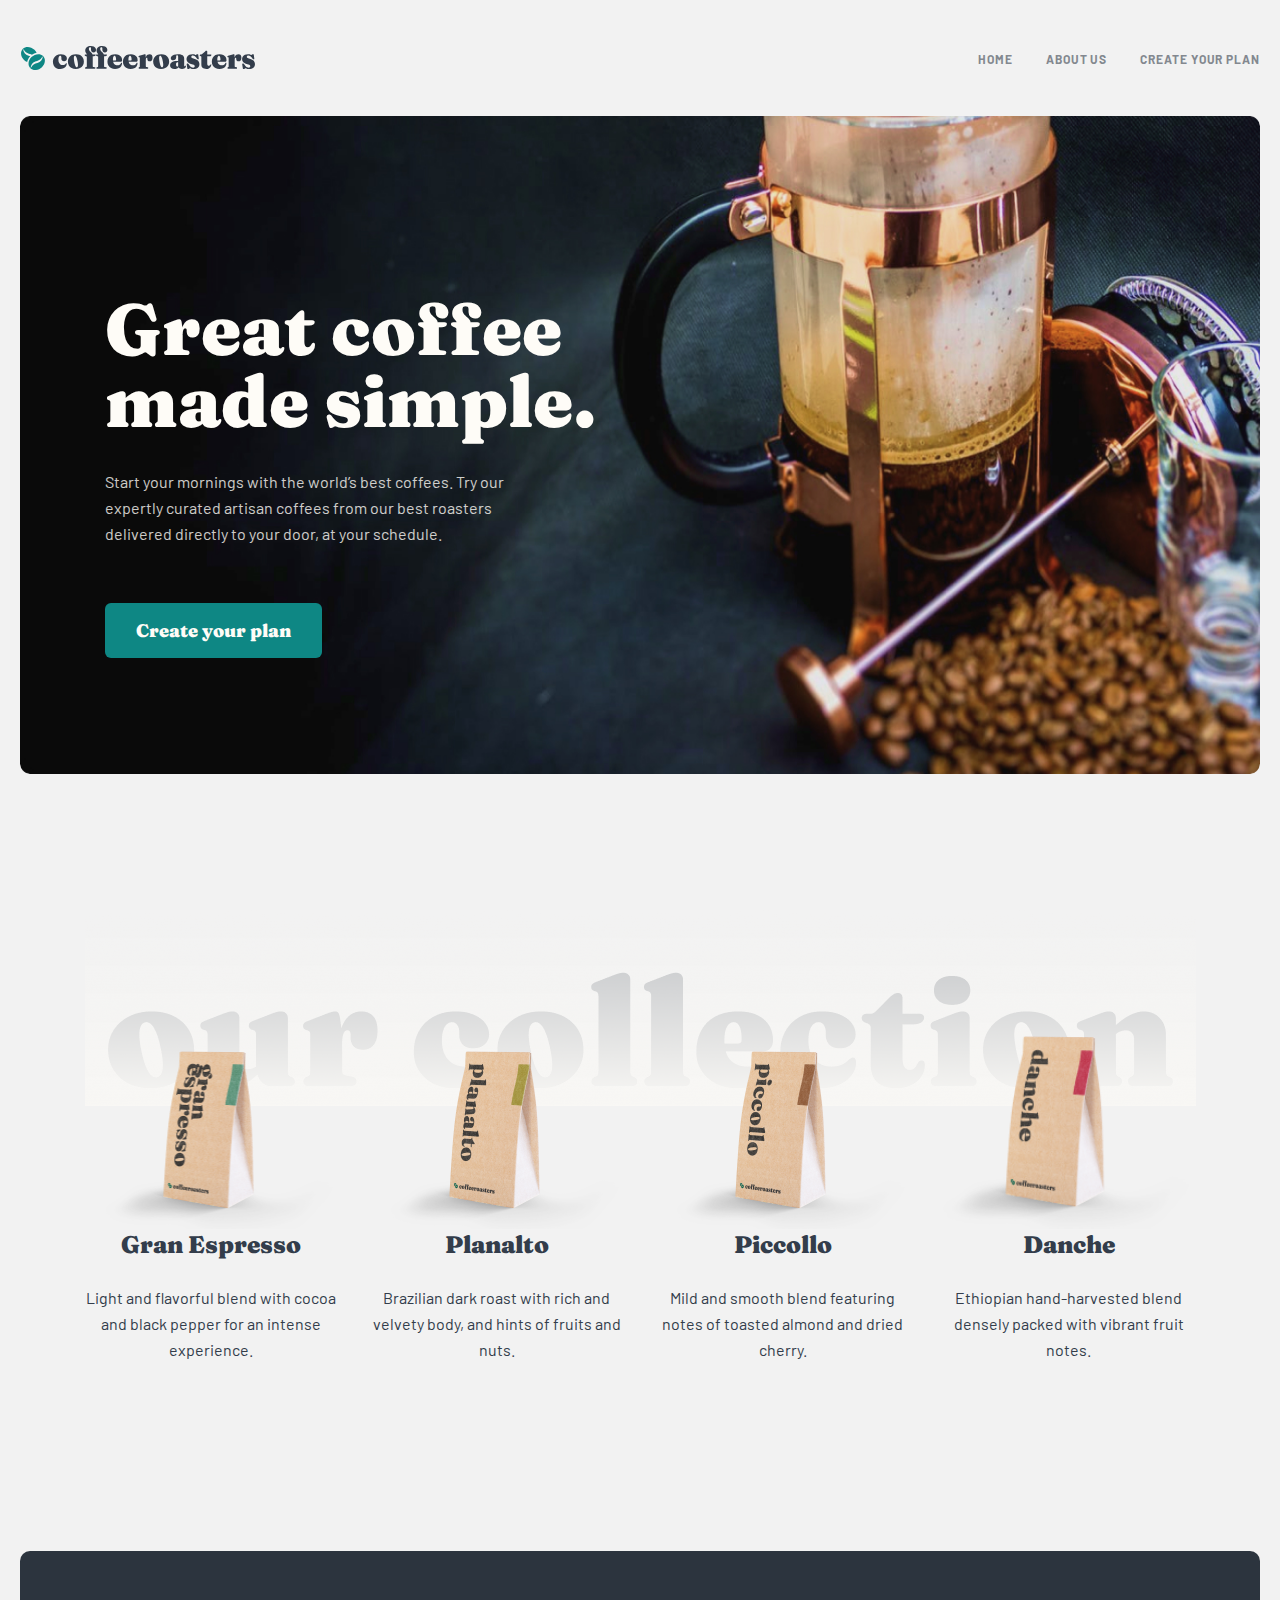
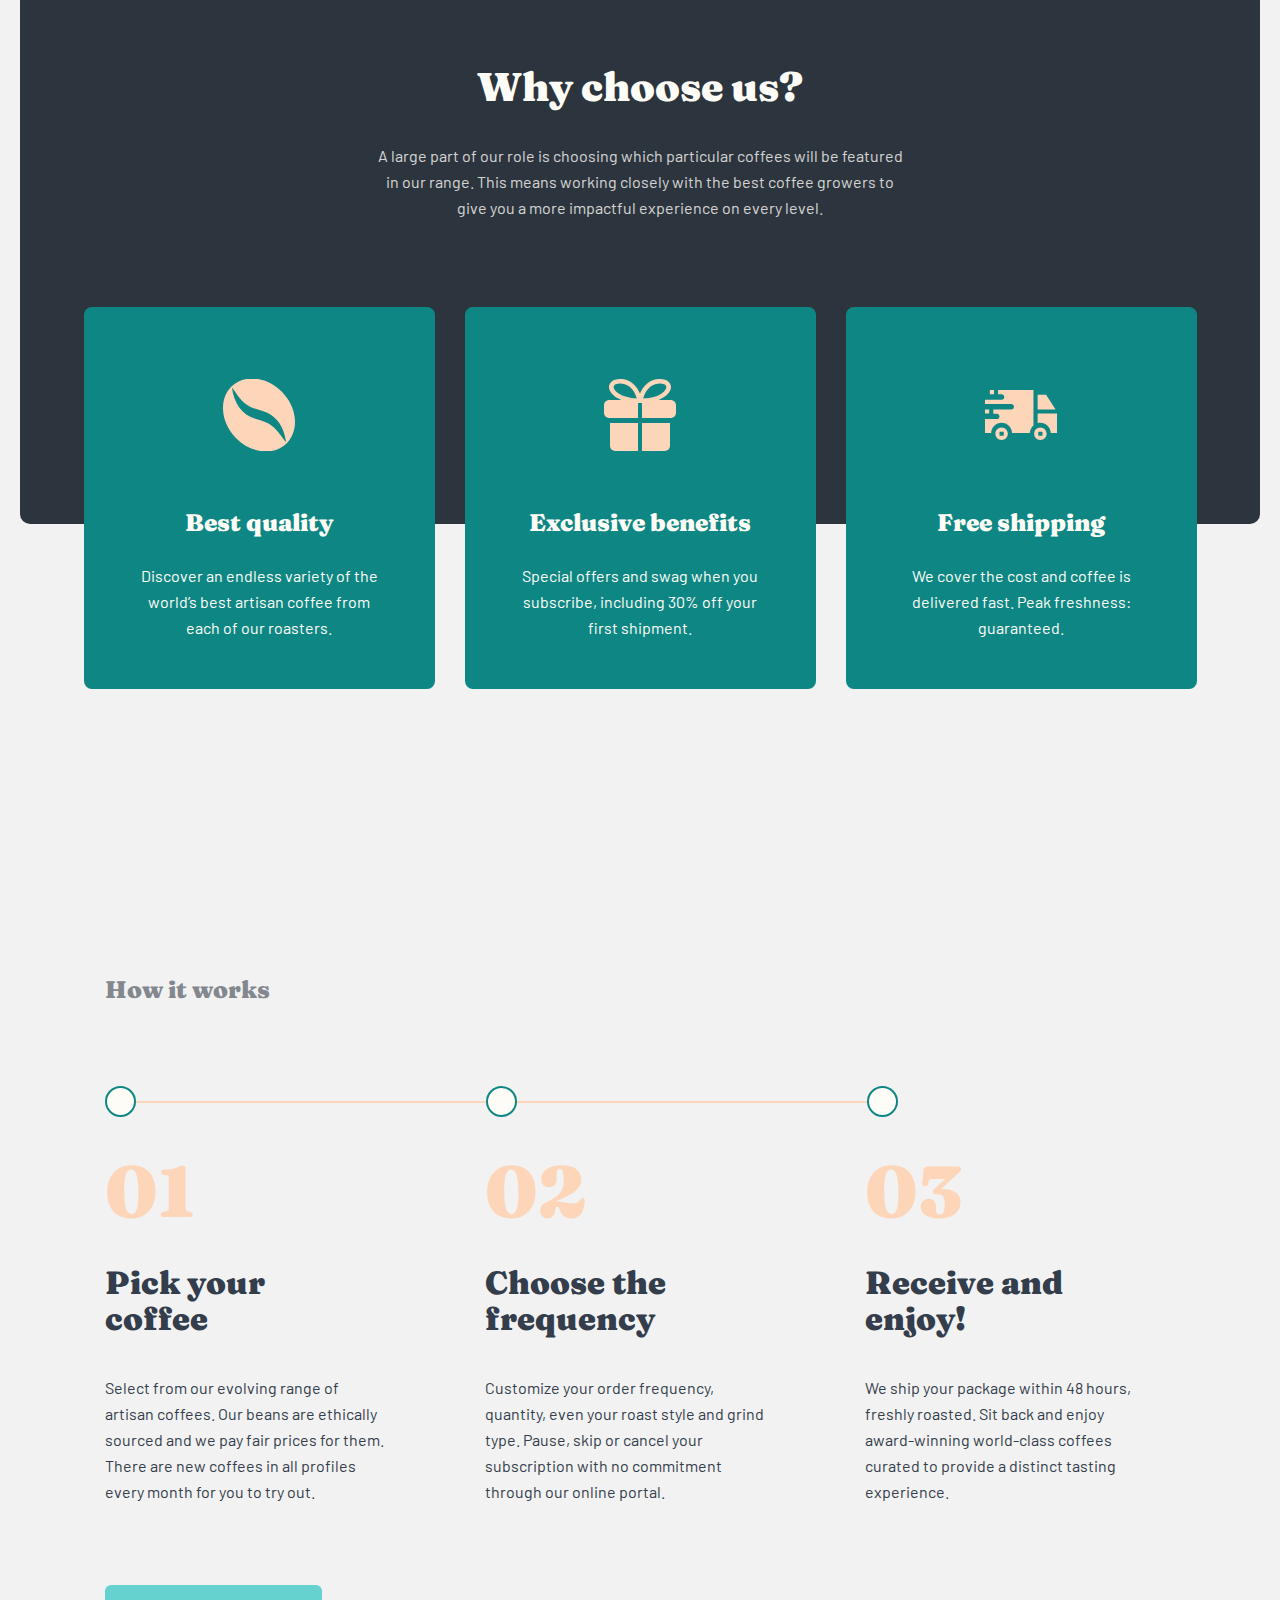
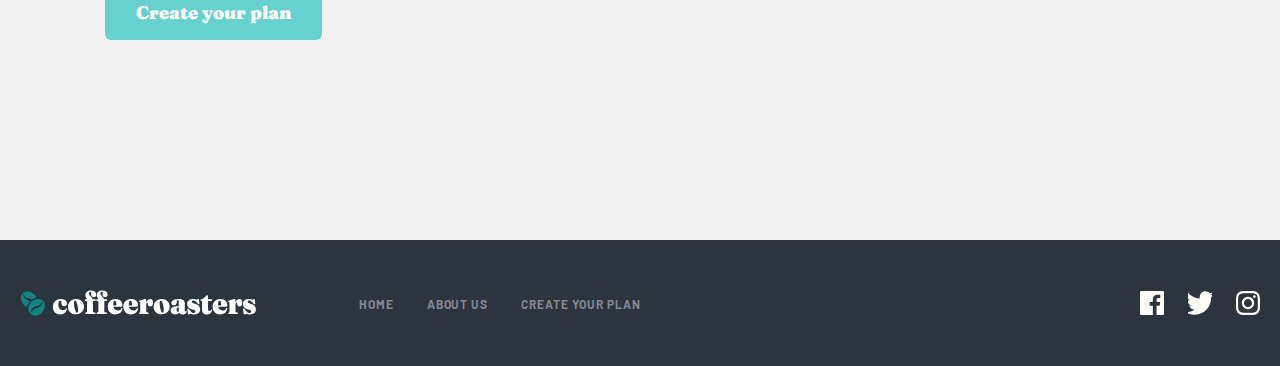
<file: index.html>
<!DOCTYPE html>
<html lang="en">

<head>
  <meta charset="UTF-8">
  <meta http-equiv="X-UA-Compatible" content="IE=edge">
  <meta name="viewport" content="width=device-width, initial-scale=1.0">
  <title>Coffee Roster</title>
  <link rel="stylesheet" href="css/main.css">

</head>

<body>

  <header class="site-header">
    <div class="container">
      <div class="site-header__inner">
        <a class="logo" href="index.html">
          <picture>

            <source media="(max-width:576px)" srcset="./images/logo-mobile-header.svg">

            <img class="logo-pic" src="./images/logo-header.svg" width="236" height="26" alt="site -logo">
          </picture>
        </a>

        <nav class="navbar ">
          <ul class="navbar__list">
            <li class="navbar__item">
              <a class="navbar__link" href="index.html">
                HOME
              </a>
            </li>
            <li class="navbar__item">
              <a class="navbar__link" href="about.html">
                ABOUT US
              </a>
            </li>
            <li class="navbar__item">
              <a class="navbar__link" href="create.html">
                Create your plan
              </a>
            </li>
          </ul>
        </nav>

        <button class="site-header__menu-btn"></button>
      </div>
    </div>
  </header>

  <main>
    <section class="hero">
      <div class="container">
        <div class="hero__inner">
          <div class="hero__content">
            <h1 class="hero__title">
              Great coffee
              made simple.
            </h1>
            <div class="hero__decs">
              <p class="hero__text">
                Start your mornings with the world’s best coffees. Try our expertly curated artisan coffees from our
                best roasters delivered directly to your door, at your schedule.
              </p>
            </div>

            <a class="hero__link" href="#">Create your plan</a>

          </div>

          

        </div>
      </div>
    </section>

    <section class="collection">
      <div class="container">
        <div class="collection__inner">
          <ul class="collection__list">
            <li class="collection__item collection-item">
              <img class="collection-item__pic" src="./images/coffee1.png" width="256" height="193" alt="Gran Espresso">
              <div class="collection-item__content">
                <h3 class="collection-item__title">Gran Espresso</h3>
                <p class="collection-item__text">
                  Light and flavorful blend with cocoa and black pepper for an intense experience.
                </p>
              </div>
            </li>
            <li class="collection__item collection-item">
              <img class="collection-item__pic" src="./images/coffee2.png" width="256" height="193" alt="Planalto">
              <div class="collection-item__content">
                <h3 class="collection-item__title">Planalto</h3>
              <p class="collection-item__text">
                Brazilian dark roast with rich and velvety body, and hints of fruits and nuts.
              </p>
              </div>
            </li>
            <li class="collection__item collection-item">
              <img class="collection-item__pic" src="./images/coffee3.png" width="256" height="193" alt="Piccollo">
              <div class="collection-item__content">
                <h3 class="collection-item__title">Piccollo</h3>
              <p class="collection-item__text">
                Mild and smooth blend featuring notes of toasted almond and dried cherry.
              </p>
              </div>
            </li>
            <li class="collection__item collection-item">
              <img class="collection-item__pic" src="./images/coffee4.png" width="256" height="193" alt="Danche">
              <div class="collection-item__content">
                <h3 class="collection-item__title">Danche</h3>
              <p class="collection-item__text">
                Ethiopian hand-harvested blend densely packed with vibrant fruit notes.
              </p>
              </div>
            </li>

          </ul>
        </div>
      </div>
    </section>

    <section class="choose">
      <div class="container">
        <div class="choose__inner">
          <div class="choose__content">
            <h2 class="choose__title">
              Why choose us?
            </h2>

            <p class="choose__text">
              A large part of our role is choosing which particular coffees will be featured
              in our range. This means working closely with the best coffee growers to give
              you a more impactful experience on every level.

            </p>
          </div>

          <ul class="choose__list">
            <li class="choose__item choose-item">
              <div class="choose-item__wrapper">
                <h3 class="choose-item__title">Best quality</h3>
                <p class="choose-item__text">Discover an endless variety of the world’s best artisan coffee from each of
                  our roasters.</p>
              </div>

            </li>
            <li class="choose__item choose-item">
              <div class="choose-item__wrapper">
                <h3 class="choose-item__title">Exclusive benefits</h3>
                <p class="choose-item__text">Special offers and swag when you subscribe, including 30% off your first
                  shipment.</p>
              </div>

            </li>
            <li class="choose__item choose-item">
              <div class="choose-item__wrapper">
                <h3 class="choose-item__title">Free shipping</h3>
                <p class="choose-item__text">We cover the cost and coffee is delivered fast. Peak freshness: guaranteed.
                </p>
              </div>

            </li>
          </ul>
        </div>
      </div>
    </section>

    <section class="work" >
      <div class="container">
        <div class="work__inner">
          <h2 class="work__title">
            How it works
          </h2>
          <div class="work__span">
            <span class="circle"></span>
          <span class="line"></span>
          <span class="circle"></span>
          <span class="line"></span>
          <span class="circle"></span>
          </div>

          <ul class="work__list">
            <li class="work__item work-item">
              <div class="work-item__content">
                <h3 class="work-item__title">01</h3>
                <h4 class="work-item__subtitle">Pick your <br>
                  coffee</h4>
                <p class="work-item__text">Select from our evolving range of artisan coffees. Our beans are ethically sourced and we pay fair prices for them. There are new coffees in all profiles every month for you to try out.</p>
              </div>
            </li>
            <li class="work__item work-item">
             <div class="work-item__content">
              <h3 class="work-item__title">02</h3>
              <h4 class="work-item__subtitle">Choose the <br> frequency</h4>
              <p class="work-item__text">Customize your order frequency, quantity, even your roast style and grind type. Pause, skip or cancel your subscription with no commitment through our online portal.</p>
             </div>
            </li>
            <li class="work__item work-item">
              <div class="work-item__content">
                <h3 class="work-item__title">03</h3>
              <h4 class="work-item__subtitle">Receive and <br> enjoy!</h4>
              <p class="work-item__text">We ship your package within 48 hours, freshly roasted. Sit back and enjoy award-winning world-class coffees curated to provide a distinct tasting experience.</p>
              </div>
            </li>
          </ul>

          <a class="work__link"  href="#" >Create your plan</a>
        </div>
        
      </div>
    </section>


  </main>

  <footer class="site-footer">
    <div class="container">
      <div class="site-footer__inner">
        <a class="logo" href="index.html">
          <picture>

            <source media="(max-width:576px)" srcset="./images/logo-mobile.svg">

            <img class="logo-pic" src="./images/footer-logo.svg" width="236" height="26" alt="site -logo">
          </picture>
        </a>

        <nav class="navbar-footer">
          <ul class="navbar__list">
            <li class="navbar__item">
              <a class="navbar__link" href="index.html">
                HOME
              </a>
            </li>
            <li class="navbar__item">
              <a class="navbar__link" href="about.html">
                ABOUT US
              </a>
            </li>
            <li class="navbar__item">
              <a class="navbar__link" href="#">
                Create your plan
              </a>
            </li>
          </ul>
        </nav>

        <div class="social-sites">
          <ul class="social-sites__list">
            <li class="social-sites__item">
              <a href="https://facebook.com/">
                <img class="footer-log-img" width="24" height="24" src="./images/facebook-logo.svg" alt="facebook logo">
              </a>
            </li>
            <li class="social-sites__item">
              <a href="https://twitter.com/" target="_blank">
                <img class="footer-log-img" width="24" height="24" src="./images/twitter-logo.svg" alt="twitter logo">
              </a>
            </li>
            <li class="social-sites__item">
              <a href="https://instagram.com/" target="_blank">
                <img class="footer-log-img" width="24" height="24" src="./images/instagram-logo.svg" alt="instagram logo">
              </a>
            </li>

          </ul>



        </div>

      </div>
    </div>
  </footer>


</body>

</html>
</file>
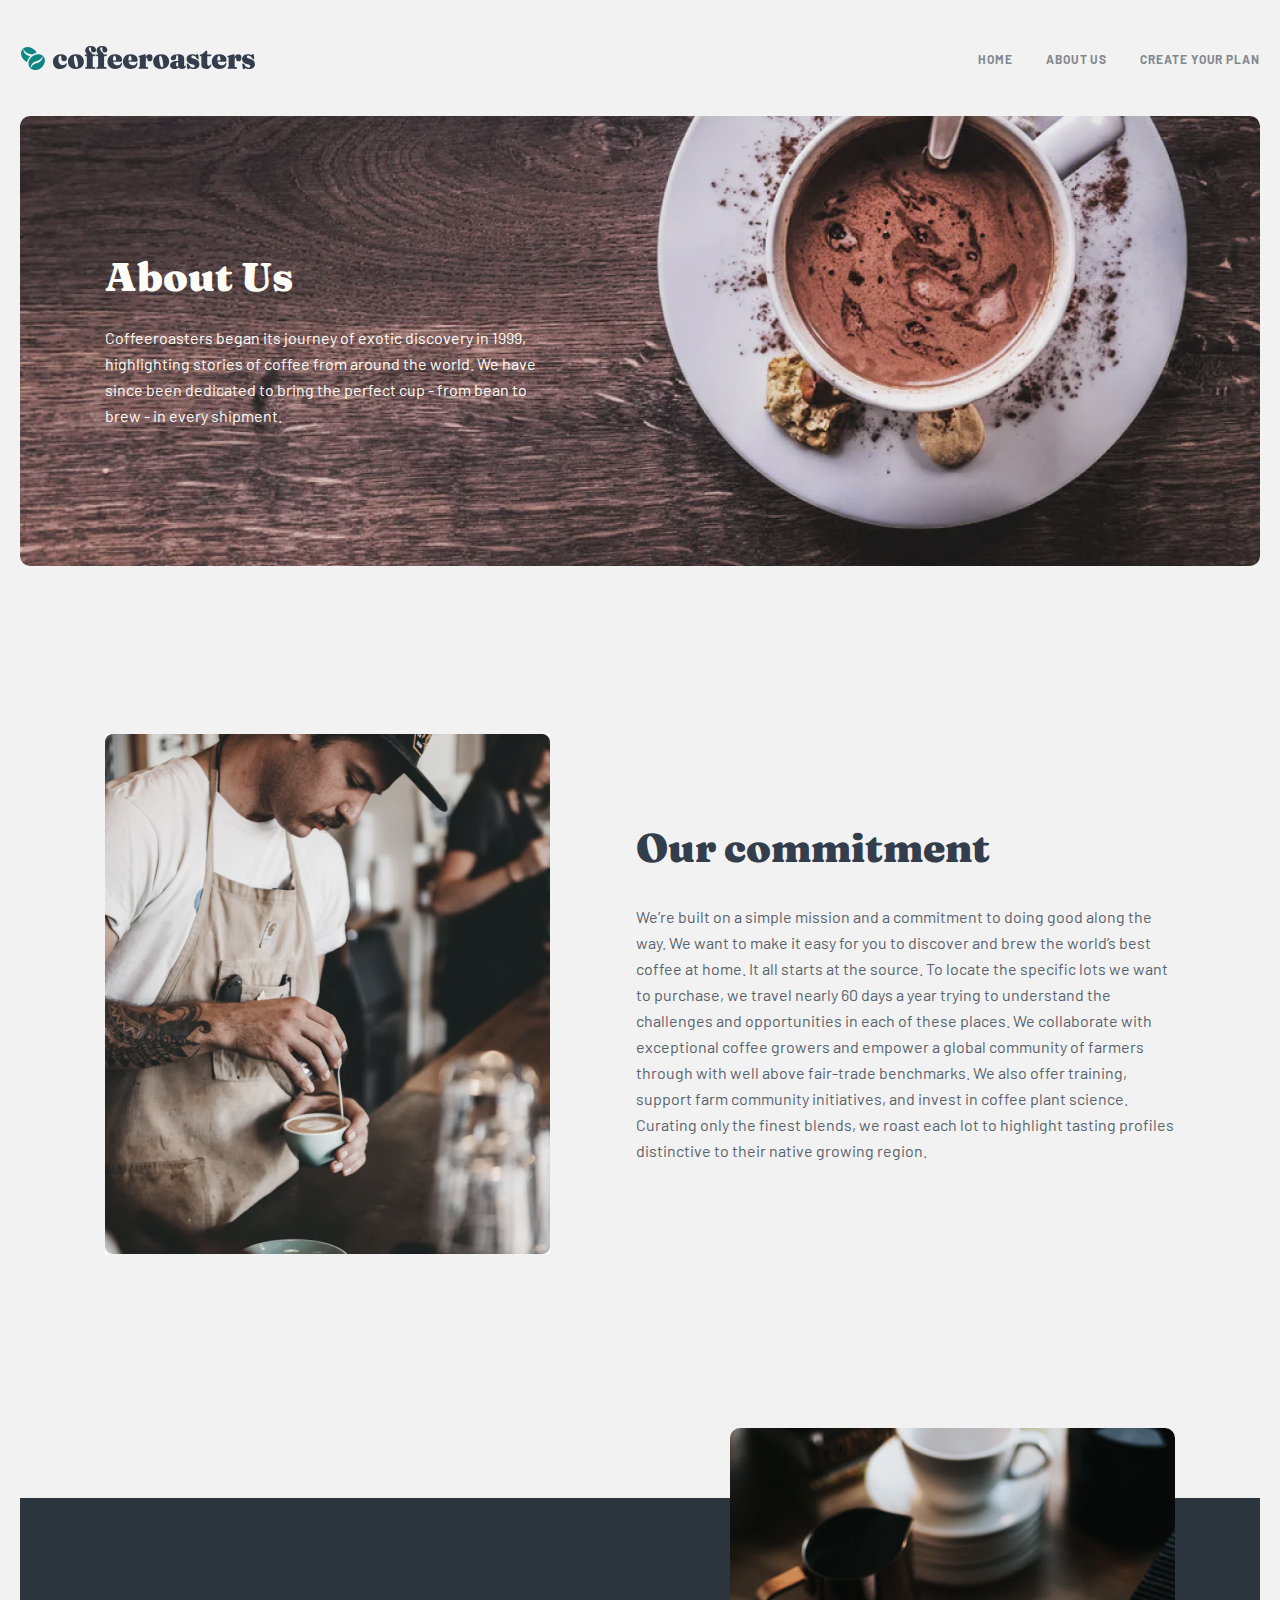
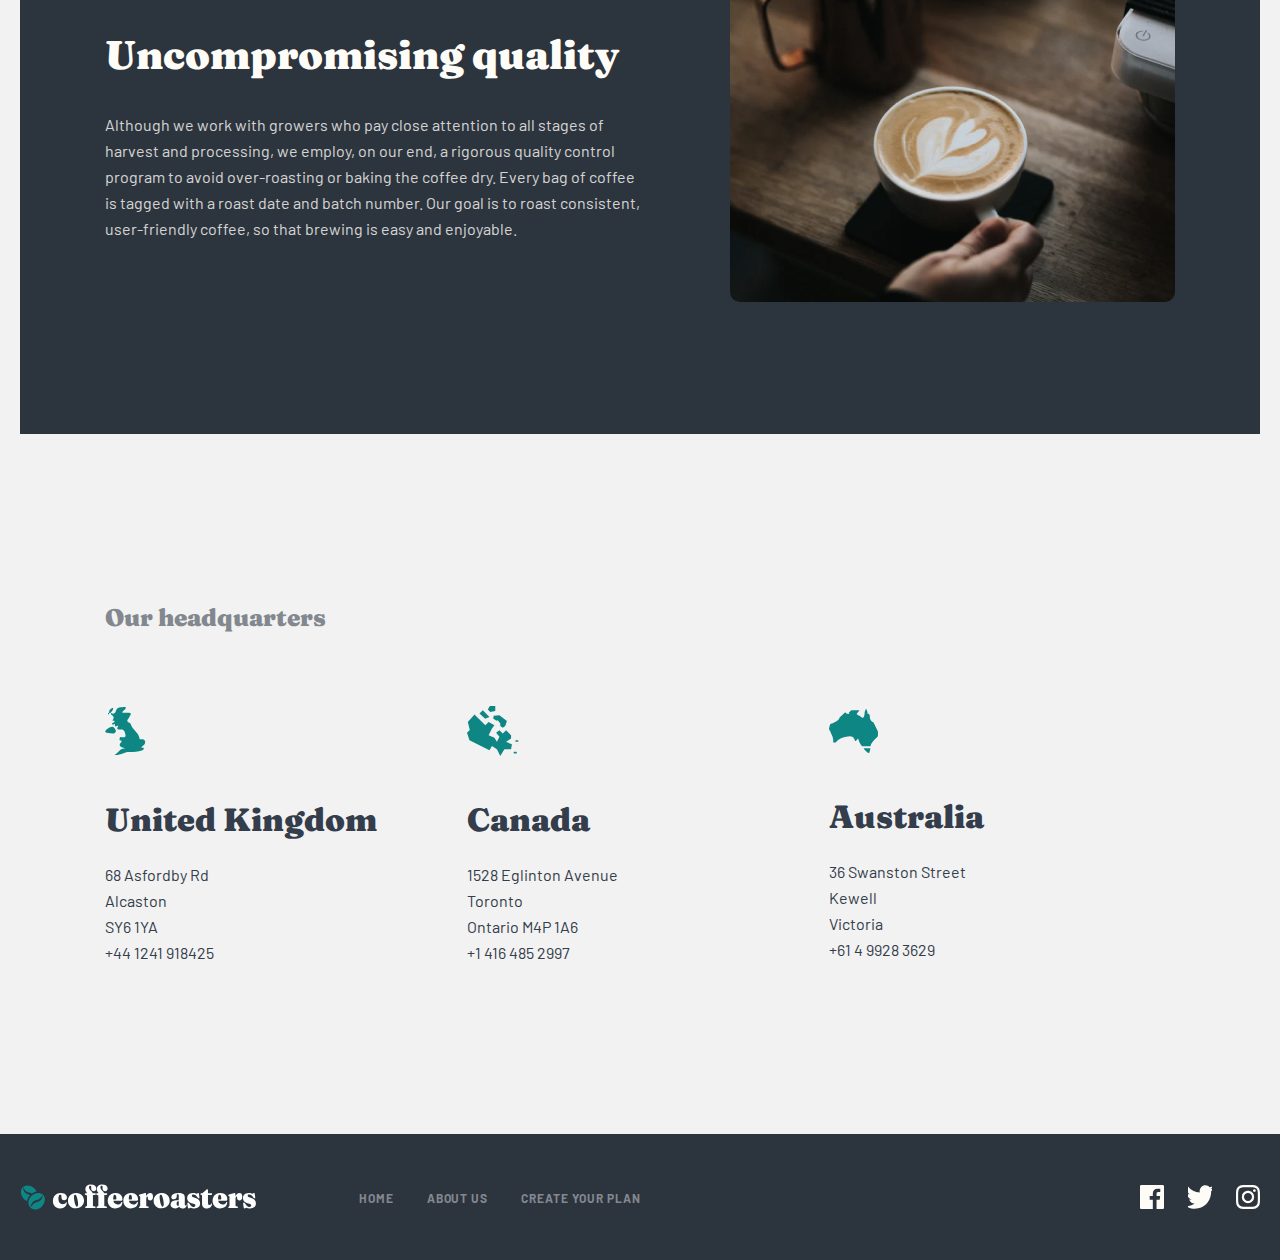
<file: about.html>
<!DOCTYPE html>
<html lang="en">

<head>
  <meta charset="UTF-8">
  <meta http-equiv="X-UA-Compatible" content="IE=edge">
  <meta name="viewport" content="width=device-width, initial-scale=1.0">
  <title>About us</title>
  <link rel="stylesheet" href="./css/main.css">
</head>

<body>
  <header class="site-header">
    <div class="container">
      <div class="site-header__inner">
        <a class="logo" href="index.html">
          <picture>

            <source media="(max-width:576px)" srcset="./images/logo-mobile-header.svg">

            <img class="logo-pic" src="./images/logo-header.svg" width="236" height="26" alt="site -logo">
          </picture>
        </a>

        <nav class="navbar ">
          <ul class="navbar__list">
            <li class="navbar__item">
              <a class="navbar__link" href="index.html">
                HOME
              </a>
            </li>
            <li class="navbar__item">
              <a class="navbar__link" href="about.html">
                ABOUT US
              </a>
            </li>
            <li class="navbar__item">
              <a class="navbar__link" href="create.html">
                Create your plan
              </a>
            </li>
          </ul>
        </nav>

        <button class="site-header__menu-btn"></button>
      </div>
    </div>
  </header>

  <main>

    <section class="about-hero">
      <div class="container">
        <div class="about-hero__inner">
          <div class="about-hero__content">
            <h1 class="about-hero__title">
              About Us
            </h1>
            <p class="about-hero__text">
              Coffeeroasters began its journey of exotic discovery in 1999, highlighting stories of coffee from around
              the world. We have since been dedicated to bring the perfect cup - from bean to brew - in every shipment.
            </p>
          </div>
        </div>
      </div>
    </section>

    <section class="commitment">
      <div class="container">
        <div class="commitment__inner">
          <picture>
            
            <source media="(max-width:1050px)" srcset="./images/commitment-tablet.jpg 1x , ./images/commitment-tablet@2x.jpg 2x">

            <source media="(max-width:576px)" srcset="./images/commitment-mobile.jpg 1x , ./images/commitment-mobile@2x.jpg 2x">

            <img class="commitment__img" src="./images/commitment.jpg" 
              srcset="./images/commitment.jpg 1x , ./images/commitment@2x.jpg 2x" alt="One man make a coffee">
          </picture>

          <div class="commitment__content">
            <h2 class="commitment__title">
              Our commitment
            </h2>

            <p class="commitment__text">
              We’re built on a simple mission and a commitment to doing good along the way. We want to make it easy for
              you to discover and brew the world’s best coffee at home. It all starts at the source. To locate the
              specific lots we want to purchase, we travel nearly 60 days a year trying to understand the challenges and
              opportunities in each of these places. We collaborate with exceptional coffee growers and empower a global
              community of farmers through with well above fair-trade benchmarks. We also offer training, support farm
              community initiatives, and invest in coffee plant science. Curating only the finest blends, we roast each
              lot to highlight tasting profiles distinctive to their native growing region.
            </p>
          </div>
        </div>
      </div>
    </section>

    <section class="quality">
      <div class="container">
        <div class="quality__inner">
          <div class="quality__content">
            <h2 class="quality__title">Uncompromising quality</h2>
          <p class="quality__text">Although we work with growers who pay close attention to all stages of harvest and processing, we employ, on our end, a rigorous quality control program to avoid over-roasting or baking the coffee dry. Every bag of coffee is tagged with a roast date and batch number. Our goal is to roast consistent, user-friendly coffee, so that brewing is easy and enjoyable.</p>
          </div>
        </div>
      </div>
    </section>

    <section class="headquarters">
      <div class="container">
        <div class="headquarters__inner">
          <h2 class="headquarters__title">
           Our headquarters
          </h2>

          <ul class="headquarters__list">
            <li class="headquarters__item headquarters-item">
              <img class="headquarters-item__img" src="./images/uk.svg" width="41" height="50" alt="United Kingdom map">
              <h3 class="headquarters-item__title">United Kingdom</h3>
              <p class="headquarters-item__text">
                68  Asfordby Rd <br>
                Alcaston <br>
                SY6 1YA <br>
                +44 1241 918425</p>
            </li>
            <li class="headquarters__item headquarters-item">
              <img class="headquarters-item__img" src="./images/canada.svg" width="52" height="50" alt="Canada map">
              <h3 class="headquarters-item__title">Canada</h3>
              <p class="headquarters-item__text">
                1528  Eglinton Avenue <br>
                Toronto <br>
                Ontario M4P 1A6 <br>
                +1 416 485 2997</p>
            </li>
            <li class="headquarters__item headquarters-item">
              <img class="headquarters-item__img" src="./images/aus.svg" width="49" height="44" alt="Australia map">
              <h3 class="headquarters-item__title">Australia</h3>
              <p class="headquarters-item__text">
                36 Swanston Street <br>
                Kewell <br>
                Victoria <br>
                +61 4 9928 3629</p>
            </li>
          </ul>
        </div>
      </div>
    </section>

  </main>

  <footer class="site-footer">
    <div class="container">
      <div class="site-footer__inner">
        <a class="logo" href="index.html">
          <picture>

            <!-- <source media="(max-width:576px)" srcset="./images/logo.svg"> -->

            <img class="logo-pic" src="./images/footer-logo.svg" width="236" height="26" alt="site -logo">
          </picture>
        </a>

        <nav class="navbar-footer">
          <ul class="navbar__list">
            <li class="navbar__item">
              <a class="navbar__link" href="index.html">
                HOME
              </a>
            </li>
            <li class="navbar__item">
              <a class="navbar__link" href="about.html">
                ABOUT US
              </a>
            </li>
            <li class="navbar__item">
              <a class="navbar__link" href="#">
                Create your plan
              </a>
            </li>
          </ul>
        </nav>

        <div class="social-sites">
          <ul class="social-sites__list">
            <li class="social-sites__item">
              <a href="https://facebook.com/">
                <img class="footer-log-img" width="24" height="24" src="./images/facebook-logo.svg" alt="facebook logo">
              </a>
            </li>
            <li class="social-sites__item">
              <a href="https://twitter.com/" target="_blank">
                <img class="footer-log-img" width="24" height="24" src="./images/twitter-logo.svg" alt="twitter logo">
              </a>
            </li>
            <li class="social-sites__item">
              <a href="https://instagram.com/" target="_blank">
                <img class="footer-log-img" width="24" height="24" src="./images/instagram-logo.svg" alt="instagram logo">
              </a>
            </li>

          </ul>



        </div>

      </div>
    </div>
  </footer>


</body>

</html>
</file>
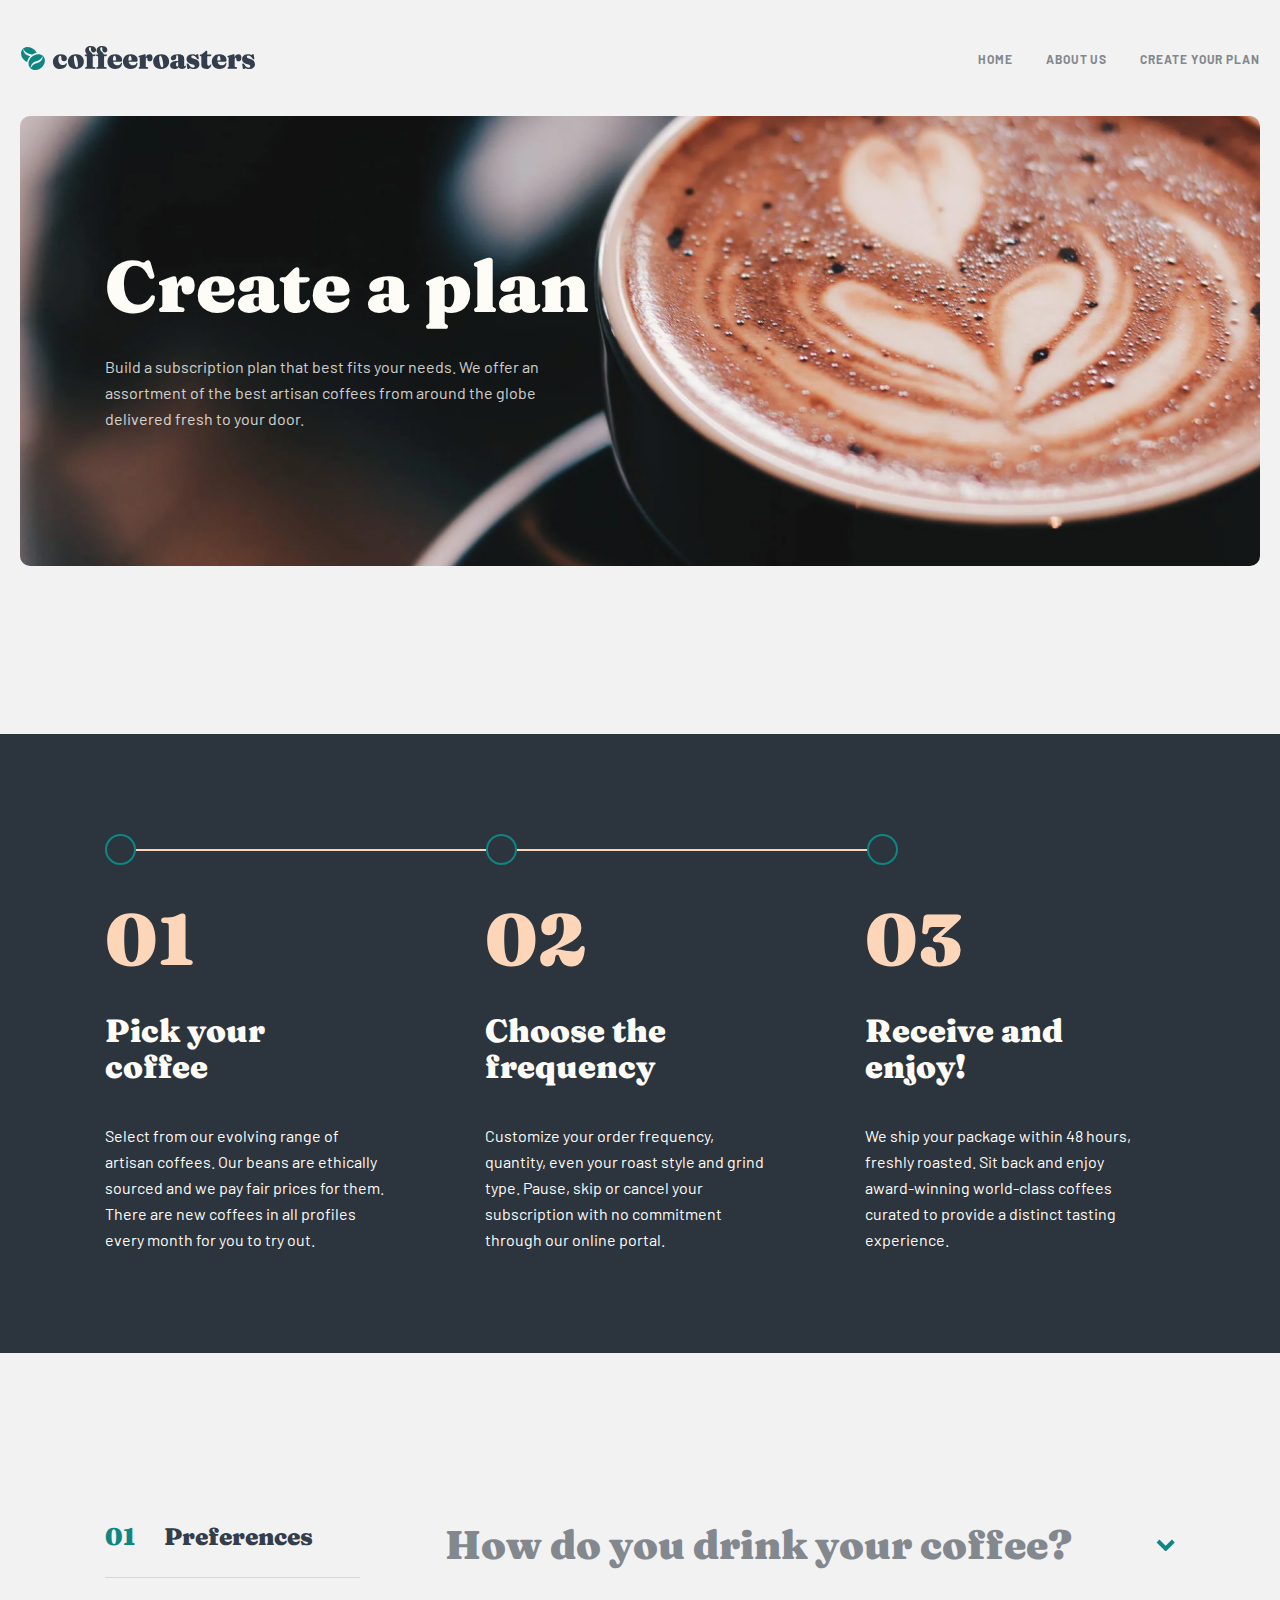
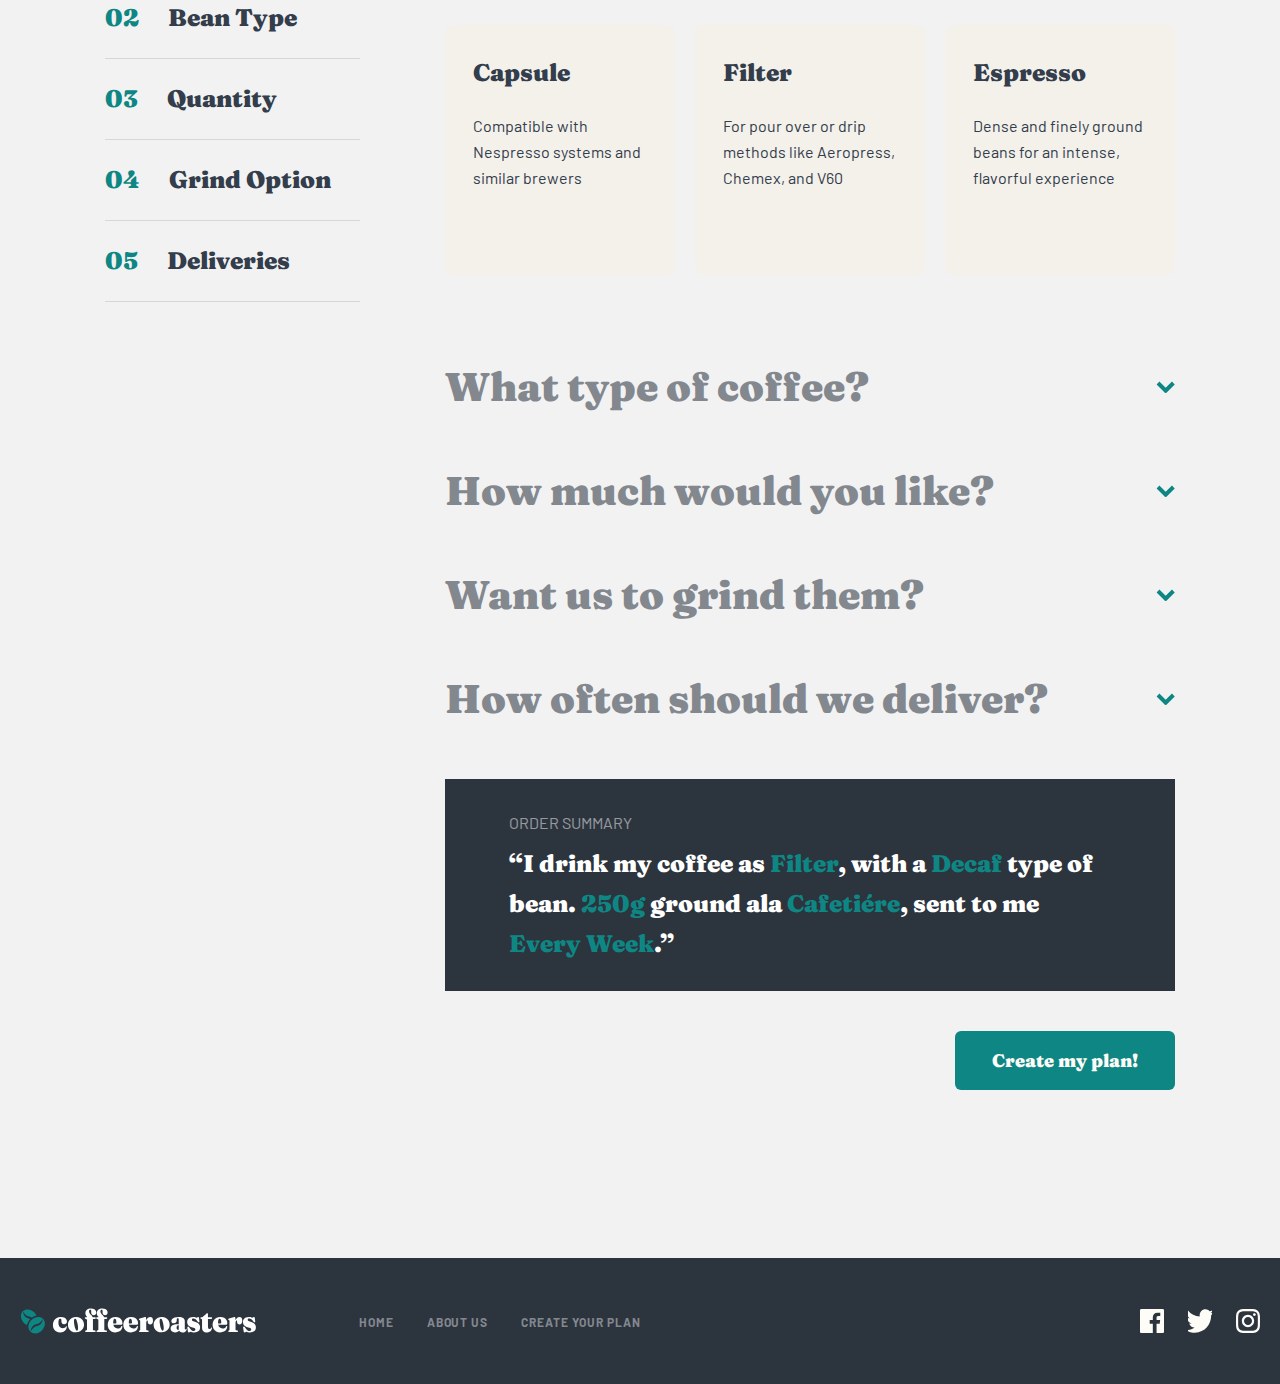
<file: create.html>
<!DOCTYPE html>
<html lang="en">

<head>
  <meta charset="UTF-8">
  <meta http-equiv="X-UA-Compatible" content="IE=edge">
  <meta name="viewport" content="width=device-width, initial-scale=1.0">
  <title>Document</title>
  <link rel="stylesheet" href="css/main.css">
</head>

<body>

  <header class="site-header">
    <div class="container">
      <div class="site-header__inner">
        <a class="logo" href="index.html">
          <picture>

            <source media="(max-width:576px)" srcset="./images/logo-mobile-header.svg">

            <img class="logo-pic" src="./images/logo-header.svg" width="236" height="26" alt="site -logo">
          </picture>
        </a>

        <nav class="navbar ">
          <ul class="navbar__list">
            <li class="navbar__item">
              <a class="navbar__link" href="index.html">
                HOME
              </a>
            </li>
            <li class="navbar__item">
              <a class="navbar__link" href="about.html">
                ABOUT US
              </a>
            </li>
            <li class="navbar__item">
              <a class="navbar__link" href="create.html">
                Create your plan
              </a>
            </li>
          </ul>
        </nav>

        <button class="site-header__menu-btn"></button>
      </div>
    </div>
  </header>

  <main>

    <section class="create-hero">
      <div class="container">
        <div class="create-hero__inner">
          <div class="create-hero__content">
            <h1 class="create-hero__title">Create a plan</h1>
            <p class="create-hero__text">
              Build a subscription plan that best fits your needs. We offer an assortment of the best artisan coffees from around the globe delivered fresh to your door.
            </p>
          </div>
        </div>
      </div>
    </section>

    <section class="work create-work" >
      <div class="container">
        <div class="work__inner create-work__inner">
          <div class="work__span">
            <span class="circle create-work__cirle"></span>
            <span class="line"></span>
            <span class="circle create-work__cirle"></span>
            <span class="line "></span>
            <span class="circle create-work__cirle"></span>
          </div>

          <ul class="work__list create-work__list">
            <li class="work__item work-item create-work-item">
              <div class="work-item__content">
                <h3 class="work-item__title create-work-item__title">01</h3>
                <h4 class="work-item__subtitle create-work-item__subtitle">Pick your <br>
                  coffee</h4>
                <p class="work-item__text create-work-item__text">Select from our evolving range of artisan coffees. Our beans are ethically sourced and we pay fair prices for them. There are new coffees in all profiles every month for you to try out.</p>
              </div>
            </li>
            <li class="work__item work-item create-work-item">
             <div class="work-item__content">
              <h3 class="work-item__title reate-work-item__title">02</h3>
              <h4 class="work-item__subtitle create-work-item__subtitle">Choose the <br> frequency</h4>
              <p class="work-item__text create-work-item__text">Customize your order frequency, quantity, even your roast style and grind type. Pause, skip or cancel your subscription with no commitment through our online portal.</p>
             </div>
            </li>
            <li class="work__item work-item create-work-item">
              <div class="work-item__content">
                <h3 class="work-item__title reate-work-item__title">03</h3>
              <h4 class="work-item__subtitle create-work-item__subtitle">Receive and <br> enjoy!</h4>
              <p class="work-item__text create-work-item__text">We ship your package within 48 hours, freshly roasted. Sit back and enjoy award-winning world-class coffees curated to provide a distinct tasting experience.</p>
              </div>
            </li>
          </ul>
        </div>
        
      </div>
    </section>

    <section class="drink"> 
      <div class="container">
        <div class="drink__inner">
          <div class="type">

            <ol class="type__list">
              <li class="type__item type-item">
                <a href="#" class="type__link">
                  <p class="type-item__number">01</p>
                  <h3 class="type-item__title">Preferences</h3>
                </a>
                <span class="type-item__line"></span>
              </li>
              <li class="type__item type-item">
                <a href="#" class="type__link">
                  <p class="type-item__number">02</p>
                  <h3 class="type-item__title">Bean Type</h3>
                </a>
                <span class="type-item__line"></span>
              </li>
              <li class="type__item type-item">
                <a href="#" class="type__link">
                  <p class="type-item__number">03</p>
                  <h3 class="type-item__title">Quantity</h3>
                </a>
                <span class="type-item__line"></span>
              </li>
              <li class="type__item type-item">
                <a href="#" class="type__link">
                  <p class="type-item__number">04</p>
                  <h3 class="type-item__title">Grind Option</h3>
                </a>
                <span class="type-item__line"></span>
              </li>
              <li class="type__item type-item">
                <a href="#" class="type__link">
                  <p class="type-item__number">05</p>
                  <h3 class="type-item__title">Deliveries</h3>
                </a>
                <span class="type-item__line"></span>
              </li>
            </ol>


          </div>

          <div class="drink__form form">
            <form action="https://echo.htmlacademy.ru/" method="post" autocomplete="off" >
                
                <details  class="form__details" open>
                  <summary>
                    <div class="option__row  ">
                    <h3 class="option__title  ">How do you drink your coffee?</h3>
                  </div>
                  </summary>
                <div class="option__content  ">
                  <label class="option__label  ">
                    <input class="option__input   visually-hidden" name="How do you drink your coffee?" value="Capsule" type="radio">
                    <div class="option__card   card">
                      <h4 class="card__title">Capsule</h4>
                      <p  class="card__text">Compatible with Nespresso systems and similar brewers</p>
                    </div>
                  </label>
                  <label class="option__label  ">
                    <input class="option__input   visually-hidden" name="How do you drink your coffee?" value="Filter" type="radio">
                    <div class="option__card   card">
                      <h4 class="card__title">Filter</h4>
                      <p  class="card__text">For pour over or drip methods like Aeropress, Chemex, and V60</p>
                    </div>
                  </label>
                  <label class="option__label  ">
                    <input class="option__input   visually-hidden" name="How do you drink your coffee?" value="Espresso" type="radio">
                    <div class="option__card   card">
                      <h4 class="card__title">Espresso</h4>
                      <p  class="card__text">Dense and finely ground beans for an intense, flavorful experience</p>
                    </div>
                  </label>
                </div>
                </details>
                
  
                
                <details class="form__details">
                  <summary>
                    <div class="option__row  ">
                    <h3 class="option__title  ">What type of coffee?</h3>
                  </div>
                  </summary>
                <div class="option__content  ">
                  <label class="option__label  ">
                    <input class="option__input   visually-hidden" name="What type of coffee?" value="Single Origin" type="radio">
                    <div class="option__card   card"> 
                      <h4 class="card__title">Single Origin</h4>
                      <p  class="card__text">Distinct, high quality coffee from a specific family-owned farm</p>
                    </div>
                  </label>
                  <label class="option__label  ">
                    <input class="option__input   visually-hidden" name="What type of coffee?" value="Decaf" type="radio">
                    <div class="option__card   card">
                      <h4 class="card__title">Decaf</h4>
                      <p  class="card__text">Just like regular coffee, except the caffeine has been removed</p>
                    </div>
                  </label>
                  <label class="option__label  ">
                    <input class="option__input   visually-hidden" name="What type of coffee?" value="Blended" type="radio">
                    <div class="option__card   card">
                      <h4 class="card__title">Blended</h4>
                      <p  class="card__text">Combination of two or three dark roasted beans of organic coffees</p>
                    </div>
                  </label>
                </div>
                </details>
                
  
              
                
                <details class="form__details">
                  <summary>
                    <div class="option__row  ">
                    <h3 class="option__title  ">How much would you like?</h3>
                  </div>
                  </summary>
                <div class="option__content  ">
                  <label class="option__label  ">
                    <input class="option__input   visually-hidden" name="How much would you like?" value="250g" type="radio">
                    <div class="option__card   card">
                      <h4 class="card__title">250g</h4>
                      <p  class="card__text">Perfect for the solo drinker. Yields about 12 delicious cups.</p>
                    </div>
                  </label>
                  <label class="option__label  ">
                    <input class="option__input   visually-hidden" name="How much would you like?" value="500g" type="radio">
                    <div class="option__card   card">
                      <h4 class="card__title">500g</h4>
                      <p  class="card__text">Perfect option for a couple. Yields about 40 delectable cups.</p>
                    </div>
                  </label>
                  <label class="option__label  ">
                    <input class="option__input   visually-hidden" name="How much would you like?" value="1000g" type="radio">
                    <div class="option__card   card">
                      <h4 class="card__title">1000g</h4>
                      <p  class="card__text">Perfect for offices and events. Yields about 90 delightful cups.</p>
                    </div>
                  </label>
                </div>
                </details>
                
  
              
                <details class="form__details">
                  <summary>
                    <div class="option__row  ">
                    <h3 class="option__title  ">Want us to grind them?</h3>
                  </div>
                  </summary>
                <div class="option__content  ">
                  <label class="option__label  ">
                    <input class="option__input   visually-hidden" name="Want us to grind them?" value="Wholebean" type="radio">
                    <div class="option__card   card">
                      <h4 class="card__title">Wholebean</h4>
                      <p  class="card__text">Best choice if you cherish the full sensory experience</p>
                    </div>
                  </label>
                  <label class="option__label  ">
                    <input class="option__input   visually-hidden" name="Want us to grind them?" value="Filter" type="radio">
                    <div class="option__card   card">
                      <h4 class="card__title">Filter</h4>
                      <p  class="card__text">For drip or pour-over coffee methods such as V60 or Aeropress</p>
                    </div>
                  </label>
                  <label class="option__label  ">
                    <input class="option__input   visually-hidden" name="Want us to grind them?" value="Cafetiére" type="radio">
                    <div class="option__card   card">
                      <h4 class="card__title">Cafetiére</h4>
                      <p  class="card__text">Course ground beans specially suited for french press coffee</p>
                    </div>
                  </label>
                </div>
                </details>
               
  
              
                <details class="form__details">
                  <summary>
                    <div class="option__row  ">
                    <h3 class="option__title ">How often should we deliver?</h3>
                  </div>
                  </summary>
                <div class="option__content ">
                  <label class="option__label ">
                    <input class="option__input   visually-hidden" name="How often should we deliver?" value="Every week" type="radio">
                    <div class="option__card  card">
                      <h4 class="card__title">Every week</h4>
                      <p  class="card__text">$7.20 per shipment. Includes free first-class shipping.</p>
                    </div>
                  </label>
                  <label class="option__label  ">
                    <input class="option__input  visually-hidden" name="How often should we deliver?" value="Every 2 weeks" type="radio">
                    <div class="option__card  card">
                      <h4 class="card__title">Every 2 weeks</h4>
                      <p  class="card__text">$9.60 per shipment. Includes free priority shipping.</p>
                    </div>
                  </label>
                  <label class="option__label ">
                    <input class="option__input  visually-hidden" name="How often should we deliver?" value="Every month" type="radio">
                    <div class="option__card  card">
                      <h4 class="card__title">Every month</h4>
                      <p  class="card__text">$12.00 per shipment. Includes free priority shipping.</p>
                    </div>
                  </label>
                </div>
                </details>

                <div class="order-summary">
                  <h3 class="order-summary__title">
                    Order Summary
                  </h3>
                  <p class="order-summary__text">
                    “I drink my coffee as <span class="order-summary__span">Filter</span>, with a <span class="order-summary__span">Decaf</span> type of bean. <span class="order-summary__span">250g</span> ground ala <span class="order-summary__span">Cafetiére</span>, sent to me <span class="order-summary__span">Every Week</span>.”
                  </p>
                </div>
               

               <button class="form__btn" type="submit">Create my plan!</button>
            </form>
              
          </div>
          
          

        </div>
      </div>
    </section>


    
  </main>
  
  <footer class="site-footer">
    <div class="container">
      <div class="site-footer__inner">
        <a class="logo" href="index.html">
          <picture>

            <!-- <source media="(max-width:576px)" srcset="./images/logo.svg"> -->

            <img class="logo-pic" src="./images/footer-logo.svg" width="236" height="26" alt="site -logo">
          </picture>
        </a>

        <nav class="navbar-footer">
          <ul class="navbar__list">
            <li class="navbar__item">
              <a class="navbar__link" href="index.html">
                HOME
              </a>
            </li>
            <li class="navbar__item">
              <a class="navbar__link" href="about.html">
                ABOUT US
              </a>
            </li>
            <li class="navbar__item">
              <a class="navbar__link" href="#">
                Create your plan
              </a>
            </li>
          </ul>
        </nav>

        <div class="social-sites">
          <ul class="social-sites__list">
            <li class="social-sites__item">
              <a href="https://facebook.com/">
                <img class="footer-log-img" width="24" height="24" src="./images/facebook-logo.svg"
                  alt="facebook logo">
              </a>
            </li>
            <li class="social-sites__item">
              <a href="https://twitter.com/" target="_blank">
                <img class="footer-log-img" width="24" height="24" src="./images/twitter-logo.svg" alt="twitter logo">
              </a>
            </li>
            <li class="social-sites__item">
              <a href="https://instagram.com/" target="_blank">
                <img class="footer-log-img" width="24" height="24" src="./images/instagram-logo.svg"
                  alt="instagram logo">
              </a>
            </li>

          </ul>



        </div>

      </div>
    </div>
  </footer>

  <script src="./js/main.js"></script>
</body>

</html>
</file>
<file: css/main.css>
@font-face {
  font-family: 'Barlow';
  src: url("../fonts/Barlow-Regular.woff2") format("woff2"), url("../fonts/Barlow-Regular.woff") format("woff");
  font-weight: normal;
  font-style: normal;
  font-display: swap;
}

@font-face {
  font-family: 'Barlow';
  src: url("../fonts/Barlow-Bold.woff2") format("woff2"), url("../fonts/Barlow-Bold.woff") format("woff");
  font-weight: bold;
  font-style: normal;
  font-display: swap;
}

@font-face {
  font-family: 'Fraunces 9pt';
  src: url("../fonts/Fraunces9pt-Black.woff2") format("woff2"), url("../fonts/Fraunces9pt-Black.woff") format("woff");
  font-weight: 900;
  font-style: normal;
  font-display: swap;
}

/*! normalize.css v8.0.1 | MIT License | github.com/necolas/normalize.css */
/* Document
   ========================================================================== */
/**
 * 1. Correct the line height in all browsers.
 * 2. Prevent adjustments of font size after orientation changes in iOS.
 */
html {
  line-height: 1.15;
  /* 1 */
  -webkit-text-size-adjust: 100%;
  /* 2 */
}

/* Sections
   ========================================================================== */
/**
 * Remove the margin in all browsers.
 */
body {
  margin: 0;
}

/**
 * Render the `main` element consistently in IE.
 */
main {
  display: block;
}

/**
 * Correct the font size and margin on `h1` elements within `section` and
 * `article` contexts in Chrome, Firefox, and Safari.
 */
h1 {
  font-size: 2em;
  margin: 0.67em 0;
}

/* Grouping content
   ========================================================================== */
/**
 * 1. Add the correct box sizing in Firefox.
 * 2. Show the overflow in Edge and IE.
 */
hr {
  -webkit-box-sizing: content-box;
          box-sizing: content-box;
  /* 1 */
  height: 0;
  /* 1 */
  overflow: visible;
  /* 2 */
}

/**
 * 1. Correct the inheritance and scaling of font size in all browsers.
 * 2. Correct the odd `em` font sizing in all browsers.
 */
pre {
  font-family: monospace, monospace;
  /* 1 */
  font-size: 1em;
  /* 2 */
}

/* Text-level semantics
   ========================================================================== */
/**
 * Remove the gray background on active links in IE 10.
 */
a {
  background-color: transparent;
}

/**
 * 1. Remove the bottom border in Chrome 57-
 * 2. Add the correct text decoration in Chrome, Edge, IE, Opera, and Safari.
 */
abbr[title] {
  border-bottom: none;
  /* 1 */
  text-decoration: underline;
  /* 2 */
  -webkit-text-decoration: underline dotted;
          text-decoration: underline dotted;
  /* 2 */
}

/**
 * Add the correct font weight in Chrome, Edge, and Safari.
 */
b,
strong {
  font-weight: bolder;
}

/**
 * 1. Correct the inheritance and scaling of font size in all browsers.
 * 2. Correct the odd `em` font sizing in all browsers.
 */
code,
kbd,
samp {
  font-family: monospace, monospace;
  /* 1 */
  font-size: 1em;
  /* 2 */
}

/**
 * Add the correct font size in all browsers.
 */
small {
  font-size: 80%;
}

/**
 * Prevent `sub` and `sup` elements from affecting the line height in
 * all browsers.
 */
sub,
sup {
  font-size: 75%;
  line-height: 0;
  position: relative;
  vertical-align: baseline;
}

sub {
  bottom: -0.25em;
}

sup {
  top: -0.5em;
}

/* Embedded content
   ========================================================================== */
/**
 * Remove the border on images inside links in IE 10.
 */
img {
  border-style: none;
}

/* Forms
   ========================================================================== */
/**
 * 1. Change the font styles in all browsers.
 * 2. Remove the margin in Firefox and Safari.
 */
button,
input,
optgroup,
select,
textarea {
  font-family: inherit;
  /* 1 */
  font-size: 100%;
  /* 1 */
  line-height: 1.15;
  /* 1 */
  margin: 0;
  /* 2 */
}

/**
 * Show the overflow in IE.
 * 1. Show the overflow in Edge.
 */
button,
input {
  /* 1 */
  overflow: visible;
}

/**
 * Remove the inheritance of text transform in Edge, Firefox, and IE.
 * 1. Remove the inheritance of text transform in Firefox.
 */
button,
select {
  /* 1 */
  text-transform: none;
}

/**
 * Correct the inability to style clickable types in iOS and Safari.
 */
button,
[type="button"],
[type="reset"],
[type="submit"] {
  -webkit-appearance: button;
}

/**
 * Remove the inner border and padding in Firefox.
 */
button::-moz-focus-inner,
[type="button"]::-moz-focus-inner,
[type="reset"]::-moz-focus-inner,
[type="submit"]::-moz-focus-inner {
  border-style: none;
  padding: 0;
}

/**
 * Restore the focus styles unset by the previous rule.
 */
button:-moz-focusring,
[type="button"]:-moz-focusring,
[type="reset"]:-moz-focusring,
[type="submit"]:-moz-focusring {
  outline: 1px dotted ButtonText;
}

/**
 * Correct the padding in Firefox.
 */
fieldset {
  padding: 0.35em 0.75em 0.625em;
}

/**
 * 1. Correct the text wrapping in Edge and IE.
 * 2. Correct the color inheritance from `fieldset` elements in IE.
 * 3. Remove the padding so developers are not caught out when they zero out
 *    `fieldset` elements in all browsers.
 */
legend {
  -webkit-box-sizing: border-box;
          box-sizing: border-box;
  /* 1 */
  color: inherit;
  /* 2 */
  display: table;
  /* 1 */
  max-width: 100%;
  /* 1 */
  padding: 0;
  /* 3 */
  white-space: normal;
  /* 1 */
}

/**
 * Add the correct vertical alignment in Chrome, Firefox, and Opera.
 */
progress {
  vertical-align: baseline;
}

/**
 * Remove the default vertical scrollbar in IE 10+.
 */
textarea {
  overflow: auto;
}

/**
 * 1. Add the correct box sizing in IE 10.
 * 2. Remove the padding in IE 10.
 */
[type="checkbox"],
[type="radio"] {
  -webkit-box-sizing: border-box;
          box-sizing: border-box;
  /* 1 */
  padding: 0;
  /* 2 */
}

/**
 * Correct the cursor style of increment and decrement buttons in Chrome.
 */
[type="number"]::-webkit-inner-spin-button,
[type="number"]::-webkit-outer-spin-button {
  height: auto;
}

/**
 * 1. Correct the odd appearance in Chrome and Safari.
 * 2. Correct the outline style in Safari.
 */
[type="search"] {
  -webkit-appearance: textfield;
  /* 1 */
  outline-offset: -2px;
  /* 2 */
}

/**
 * Remove the inner padding in Chrome and Safari on macOS.
 */
[type="search"]::-webkit-search-decoration {
  -webkit-appearance: none;
}

/**
 * 1. Correct the inability to style clickable types in iOS and Safari.
 * 2. Change font properties to `inherit` in Safari.
 */
::-webkit-file-upload-button {
  -webkit-appearance: button;
  /* 1 */
  font: inherit;
  /* 2 */
}

/* Interactive
   ========================================================================== */
/*
 * Add the correct display in Edge, IE 10+, and Firefox.
 */
details {
  display: block;
}

/*
 * Add the correct display in all browsers.
 */
summary {
  display: list-item;
}

/* Misc
   ========================================================================== */
/**
 * Add the correct display in IE 10+.
 */
template {
  display: none;
}

/**
 * Add the correct display in IE 10.
 */
[hidden] {
  display: none;
}

html {
  height: 100%;
  scroll-behavior: smooth;
}

*, *::after, *::before {
  -webkit-box-sizing: border-box;
          box-sizing: border-box;
}

body {
  display: -webkit-box;
  display: -ms-flexbox;
  display: flex;
  -webkit-box-orient: vertical;
  -webkit-box-direction: normal;
      -ms-flex-direction: column;
          flex-direction: column;
  height: 100%;
  margin: 0;
  padding: 0;
  font-family: "Barlow" , 'Arial' ,sans-serif;
  background: #F2F2F2;
}

main {
  -webkit-box-flex: 1;
      -ms-flex-positive: 1;
          flex-grow: 1;
}

img {
  vertical-align: middle;
  -o-object-fit: cover;
     object-fit: cover;
}

.visually-hidden {
  position: absolute;
  white-space: nowrap;
  width: 1px;
  height: 1px;
  overflow: hidden;
  border: 0;
  padding: 0;
  clip: rect(0 0 0 0);
  -webkit-clip-path: inset(50%);
          clip-path: inset(50%);
  margin: -1px;
}

.container {
  width: 100%;
  max-width: 1320px;
  margin: 0 auto;
  padding: 0 20px;
}

@media only screen and (max-width: 768px) {
  .container {
    padding: 0 40px;
  }
}

@media only screen and (max-width: 576px) {
  .container {
    padding: 0 24px;
  }
}

.site-header {
  padding: 45px 0;
}

.site-header__inner {
  display: -webkit-box;
  display: -ms-flexbox;
  display: flex;
  -webkit-box-align: center;
      -ms-flex-align: center;
          align-items: center;
}

.navbar {
  display: block;
  margin-left: auto;
}

.navbar__list {
  display: -webkit-box;
  display: -ms-flexbox;
  display: flex;
  -webkit-box-align: center;
      -ms-flex-align: center;
          align-items: center;
  margin: 0;
  padding: 0;
  list-style-type: none;
}

.navbar__item + .navbar__item {
  margin-left: 33px;
}

.navbar__link {
  font-weight: 700;
  font-size: 12px;
  line-height: 15px;
  letter-spacing: 0.923077px;
  text-transform: uppercase;
  color: #83888F;
  text-decoration: none;
}

.navbar__link:hover {
  color: #333D4B;
}

.site-header__menu-btn {
  display: none;
  width: 16px;
  height: 15px;
  margin-left: auto;
  background-image: url("../images/menu-btn-img3.png");
  background-repeat: no-repeat;
  border: none;
  background-color: transparent;
}

@media only screen and (max-width: 768px) {
  .container {
    padding: 0 40px;
  }
  .site-header {
    padding: 40px 0;
  }
  .navbar__link {
    font-size: 12px;
    line-height: 15px;
  }
}

.hero__inner {
  padding: 177px 0 116px 85px;
  background-image: url("../images/hero-bg.jpg");
  background-size: 100% 100%;
  background-repeat: no-repeat;
  border-radius: 10px;
}

.hero__content {
  width: 100%;
  max-width: 493px;
}

.hero__title {
  margin: 0;
  margin-bottom: 32px;
  font-family: 'Fraunces 9pt';
  font-weight: 900;
  font-size: 72px;
  line-height: 72px;
  color: #FEFCF7;
}

.hero__decs {
  width: 100%;
  max-width: 444px;
}

.hero__text {
  margin: 0;
  margin-bottom: 56px;
  font-weight: 400;
  font-size: 16px;
  line-height: 26px;
  color: #FEFCF7;
  mix-blend-mode: normal;
  opacity: 0.8;
}

.hero__link {
  display: inline-block;
  padding: 15px 31px;
  font-family: 'Fraunces 9pt';
  font-weight: 900;
  font-size: 18px;
  line-height: 25px;
  text-align: center;
  text-decoration: none;
  color: #FEFCF7;
  background: #0E8784;
  border-radius: 6px;
}

@media only screen and (max-width: 768px) {
  .container {
    padding: 0 40px;
  }
  .hero__inner {
    background-image: url("../images/hero-tablet-bg.jpg");
    background-size: 100% 100%;
  }
  .hero__title {
    font-size: 48px;
    line-height: 48px;
  }
  .hero__text {
    font-size: 15px;
    line-height: 25px;
  }
  .hero__link {
    font-size: 18px;
    line-height: 25px;
  }
}

.collection {
  padding: 136px 0 188px;
}

.collection__inner {
  padding-top: 126px;
  background-image: url("../images/collection-bg.png");
  background-repeat: no-repeat;
  background-position: top center;
}

.collection__list {
  display: -webkit-box;
  display: -ms-flexbox;
  display: flex;
  -webkit-box-align: center;
      -ms-flex-align: center;
          align-items: center;
  -webkit-box-pack: center;
      -ms-flex-pack: center;
          justify-content: center;
  margin: 0;
  padding: 0;
  list-style-type: none;
}

.collection-item + .collection-item {
  margin-left: 30px;
}

.collection-item__content {
  width: 100%;
  max-width: 255px;
}

.collection-item__title {
  margin: 0;
  margin-bottom: 24px;
  font-family: 'Fraunces 9pt';
  font-style: normal;
  font-weight: 900;
  font-size: 24px;
  line-height: 32px;
  text-align: center;
  color: #333D4B;
}

.collection-item__text {
  margin: 0;
  font-weight: 400;
  font-size: 16px;
  line-height: 26px;
  text-align: center;
  color: #333D4B;
}

@media only screen and (max-width: 1150px) {
  .collection__list {
    display: -ms-grid;
    display: grid;
    -ms-grid-columns: (500px)[2];
        grid-template-columns: repeat(2, 500px);
  }
  .collection-item {
    margin: 0 auto;
  }
  .collection-item + .collection-item {
    margin: 0 auto;
  }
}

@media only screen and (max-width: 768px) {
  .collection__inner {
    background-image: url("../images/collection-tablet-bg.png");
    background-size: 100%;
  }
  .collection__list {
    display: -webkit-box;
    display: -ms-flexbox;
    display: flex;
    -ms-flex-wrap: wrap;
        flex-wrap: wrap;
    -webkit-box-align: start;
        -ms-flex-align: start;
            align-items: flex-start;
  }
  .collection-item {
    display: -webkit-box;
    display: -ms-flexbox;
    display: flex;
    -webkit-box-align: center;
        -ms-flex-align: center;
            align-items: center;
    max-width: 573px;
    margin-left: 0;
  }
  .collection-item + .collection-item {
    margin-left: 0;
    margin-top: 32px;
  }
  .collection-item__content {
    margin-left: 35px;
  }
  .collection-item__title {
    text-align: left;
  }
  .collection-item__text {
    text-align: left;
  }
}

@media only screen and (max-width: 576px) {
  .collection__inner {
    background-image: url("../images/collection-mobile-bg.png");
  }
  .collection__list {
    -webkit-box-orient: vertical;
    -webkit-box-direction: normal;
        -ms-flex-direction: column;
            flex-direction: column;
  }
  .collection-item {
    display: block;
    max-width: 282px;
    margin-bottom: 48px;
    margin: 0 auto;
  }
  .collection-item + .collection-item {
    margin: 0 auto;
    margin-bottom: 48px;
  }
  .collection-item__pic {
    display: block;
    width: 200px;
    height: 151px;
    margin: 13px auto 0;
  }
  .collection-item__content {
    margin: 0;
    width: 282px;
  }
  .collection-item__title {
    margin-bottom: 16px;
    text-align: center;
    font-size: 24px;
    line-height: 32px;
  }
  .collection-item__text {
    text-align: center;
    font-size: 15px;
    line-height: 25px;
  }
}

.choose {
  padding-bottom: 100px;
}

.choose__inner {
  background: #2C343E;
  max-height: 573px;
  border-radius: 10px;
}

.choose__content {
  width: 100%;
  max-width: 540px;
  margin: 0 auto 86px;
  padding: 112px 0 0;
}

.choose__title {
  margin: 0;
  margin-bottom: 32px;
  font-family: 'Fraunces 9pt';
  font-weight: 900;
  font-size: 40px;
  line-height: 48px;
  text-align: center;
  color: #FEFCF7;
}

.choose__text {
  margin: 0;
  font-weight: 400;
  font-size: 16px;
  line-height: 26px;
  text-align: center;
  color: #FEFCF7;
  mix-blend-mode: normal;
  opacity: 0.8;
}

.choose__list {
  display: -webkit-box;
  display: -ms-flexbox;
  display: flex;
  -webkit-box-align: center;
      -ms-flex-align: center;
          align-items: center;
  -webkit-box-pack: center;
      -ms-flex-pack: center;
          justify-content: center;
  margin: 0;
  padding: 0;
  list-style-type: none;
}

.choose-item {
  padding: 72px 48px 48px;
  background: #0E8784;
  border-radius: 8px;
}

.choose-item + .choose-item {
  margin-left: 30px;
}

.choose-item::before {
  display: block;
  width: 72px;
  height: 72px;
  margin: 0 auto 56px;
  content: "";
  background-repeat: no-repeat;
  background-size: 100%;
  background-position: center;
}

.choose-item:nth-child(1)::before {
  background-image: url("../images/icon1.svg");
}

.choose-item:nth-child(2)::before {
  background-image: url("../images/icon2.svg");
}

.choose-item:nth-child(3)::before {
  background-image: url("../images/icon3.svg");
}

.choose-item__wrapper {
  width: 100%;
  max-width: 255px;
  margin: 0 auto;
}

.choose-item__title {
  margin: 0;
  margin-bottom: 24px;
  font-family: 'Fraunces 9pt';
  font-weight: 900;
  font-size: 24px;
  line-height: 32px;
  text-align: center;
  color: #FEFCF7;
}

.choose-item__text {
  margin: 0;
  font-weight: 400;
  font-size: 16px;
  line-height: 26px;
  text-align: center;
  color: #FEFCF7;
}

@media only screen and (max-width: 1180px) {
  .choose__list {
    -webkit-box-orient: vertical;
    -webkit-box-direction: normal;
        -ms-flex-direction: column;
            flex-direction: column;
    max-width: 573px;
    margin: 0 auto;
  }
  .choose-item {
    position: relative;
    margin-bottom: 24px;
    padding: 41px 48px;
  }
  .choose-item::before {
    position: absolute;
    top: 0;
    bottom: 0;
    width: 100%;
    max-width: 55px;
    height: 55px;
    margin: auto 0;
    background-size: 100% 100%;
  }
  .choose-item + .choose-item {
    margin-left: 0;
  }
  .choose-item__wrapper {
    width: 100%;
    max-width: 344px;
    margin-left: 111px;
  }
  .choose-item__title {
    margin-bottom: 16px;
    font-size: 24px;
    line-height: 32px;
    text-align: left;
  }
  .choose-item__text {
    font-size: 15px;
    line-height: 25px;
    text-align: left;
  }
}

@media only screen and (max-width: 768px) {
  .container {
    padding: 0 40px;
  }
  .choose__content {
    max-width: 360px;
    padding-top: 56px;
    margin-bottom: 70px;
  }
  .choose__title {
    font-size: 32px;
    line-height: 48px;
  }
  .choose__text {
    font-size: 15px;
    line-height: 25px;
  }
}

@media only screen and (min-width: 577px) and (max-width: 670px) {
  .choose__list {
    display: block;
  }
  .choose-item {
    display: block;
    max-width: 279px;
    margin: 0 auto 24px;
    padding: 72px 12px 48px;
  }
  .choose-item + .choose-item {
    margin: 0 auto;
    margin-bottom: 24px;
  }
  .choose-item::before {
    top: 72px;
    left: 0;
    right: 0;
    display: block;
    width: 71px;
    height: 71px;
    margin: 0 auto 56px;
  }
  .choose-item__wrapper {
    width: 100%;
    max-width: 255px;
    margin: 0 auto;
    margin-top: 100px;
  }
  .choose-item__title {
    text-align: center;
  }
  .choose-item__text {
    text-align: center;
  }
}

.work {
  padding: 350px 0 200px 85px;
}

.work__title {
  margin: 0;
  margin-bottom: 80px;
  font-family: 'Fraunces 9pt';
  font-weight: 900;
  font-size: 24px;
  line-height: 32px;
  color: #83888F;
}

.work__span {
  display: -webkit-box;
  display: -ms-flexbox;
  display: flex;
  -webkit-box-align: center;
      -ms-flex-align: center;
          align-items: center;
  margin-bottom: 38px;
}

.circle {
  display: block;
  width: 100%;
  max-width: 31px;
  height: 31px;
  background: #FEFCF7;
  border: 2px solid #0E8784;
  border-radius: 50%;
}

.line {
  display: block;
  width: 100%;
  max-width: 350px;
  border: 1px solid #FDD6BA;
}

.work__list {
  display: -webkit-box;
  display: -ms-flexbox;
  display: flex;
  -webkit-box-align: start;
      -ms-flex-align: start;
          align-items: flex-start;
  margin: 0;
  margin-bottom: 64px;
  padding: 0;
  list-style-type: none;
}

.work-item__content {
  width: 100%;
  max-width: 285px;
}

.work-item + .work-item {
  margin-left: 95px;
}

.work-item__title {
  margin: 0;
  margin-bottom: 38px;
  font-family: 'Fraunces 9pt';
  font-weight: 900;
  font-size: 72px;
  line-height: 72px;
  color: #FDD6BA;
}

.work-item__subtitle {
  margin: 0;
  margin-bottom: 38px;
  font-family: 'Fraunces 9pt';
  font-weight: 900;
  font-size: 32px;
  line-height: 36px;
  color: #333D4B;
}

.work-item__text {
  font-weight: 400;
  font-size: 16px;
  line-height: 26px;
  color: #333D4B;
}

.work__link {
  display: block;
  width: 100%;
  max-width: 217px;
  padding: 15px 0;
  text-align: center;
  text-decoration: none;
  font-family: 'Fraunces 9pt';
  font-weight: 900;
  font-size: 18px;
  line-height: 25px;
  text-align: center;
  color: #FEFCF7;
  background: #66D2CF;
  border-radius: 6px;
}

@media only screen and (max-width: 768px) {
  .work {
    padding: 300px 0 144px;
  }
  .work__title {
    margin-bottom: 40px;
    font-size: 24px;
    line-height: 32px;
  }
  .work__span {
    margin-bottom: 48px;
  }
  .line {
    width: 100%;
    max-width: 202px;
  }
  .work__list {
    -webkit-box-align: start;
        -ms-flex-align: start;
            align-items: flex-start;
  }
  .work-item__content {
    width: 100%;
    max-width: 223px;
  }
  .work-item + .work-item {
    margin-left: 10px;
  }
  .work-item__title {
    font-size: 72px;
    line-height: 72px;
  }
  .work-item__subtitle {
    font-size: 28px;
    line-height: 32px;
  }
  .work-item__text {
    font-size: 15px;
    line-height: 25px;
  }
  .work__link {
    background: #0E8784;
  }
}

@media only screen and (min-width: 769px) and (max-width: 906px) {
  .work-item__subtitle {
    font-size: 24px;
    line-height: 32px;
  }
}

@media only screen and (min-width: 577px) and (max-width: 670px) {
  .work {
    padding-top: 800px;
  }
  .work-item__subtitle {
    font-size: 25px;
    line-height: 32px;
  }
}

@media only screen and (max-width: 576px) {
  .work {
    padding-top: 850px;
  }
  .work__title {
    text-align: center;
  }
  .work__span {
    display: none;
  }
  .work__list {
    -webkit-box-orient: vertical;
    -webkit-box-direction: normal;
        -ms-flex-direction: column;
            flex-direction: column;
  }
  .work-item {
    margin: 0 auto;
  }
  .work-item + .work-item {
    margin: 0 auto;
    margin-top: 56px;
  }
  .work-item__content {
    width: 100%;
    max-width: 327px;
  }
  .work-item__title {
    font-size: 72px;
    line-height: 72px;
    text-align: center;
  }
  .work-item__subtitle {
    font-size: 28px;
    line-height: 32px;
    text-align: center;
  }
  .work-item__text {
    font-size: 15px;
    line-height: 25px;
    text-align: center;
  }
  .work__link {
    display: block;
    margin: 0 auto;
    margin-top: 165px;
  }
}

.about-hero {
  padding-bottom: 168px;
}

.about-hero__inner {
  padding: 137px 0 137px 85px;
  background-image: url("../../images/about-hero-bg.jpg");
  background-size: 100% 100%;
  background-repeat: no-repeat;
  border-radius: 10px;
}

.about-hero__content {
  width: 100%;
  max-width: 445px;
}

.about-hero__title {
  margin: 0;
  margin-bottom: 24px;
  font-family: 'Fraunces 9pt';
  font-weight: 900;
  font-size: 40px;
  line-height: 48px;
  color: #FEFCF7;
}

.about-hero__text {
  margin: 0;
  font-weight: 400;
  font-size: 16px;
  line-height: 26px;
  color: #FEFCF7;
}

@media only screen and (max-width: 768px) {
  .about-hero__inner {
    padding: 118px 0 118px 58px;
    background-image: url("../../images/about-hero-tablet-bg.jpg");
  }
  .about-hero__content {
    width: 100%;
    max-width: 398px;
  }
  .about-hero__title {
    font-size: 32px;
    line-height: 40px;
  }
  .about-hero__text {
    font-size: 15px;
    line-height: 25px;
  }
}

@media only screen and (max-width: 576px) {
  .about-hero__inner {
    padding: 111px 24px;
    background-image: url("../../images/about-hero-mobile-bg.jpg");
  }
  .about-hero__content {
    width: 100;
    max-width: 279px;
    margin: 0 auto;
  }
  .about-hero__title {
    font-size: 28px;
    line-height: 28px;
    text-align: center;
  }
  .about-hero__text {
    font-size: 15px;
    line-height: 25px;
    text-align: center;
  }
}

.commitment {
  padding-bottom: 244px;
}

.commitment__inner {
  display: -webkit-box;
  display: -ms-flexbox;
  display: flex;
  -webkit-box-align: center;
      -ms-flex-align: center;
          align-items: center;
  -webkit-box-pack: space-evenly;
      -ms-flex-pack: space-evenly;
          justify-content: space-evenly;
}

.commitment__content {
  width: 100%;
  max-width: 539px;
}

.commitment__title {
  margin: 0;
  margin-bottom: 32px;
  font-family: 'Fraunces 9pt';
  font-weight: 900;
  font-size: 40px;
  line-height: 48px;
  color: #333D4B;
}

.commitment__text {
  margin: 0;
  font-weight: 400;
  font-size: 16px;
  line-height: 26px;
  color: #333D4B;
  mix-blend-mode: normal;
  opacity: 0.8;
}

@media only screen and (min-width: 768px) and (max-width: 1100px) {
  .commitment__content {
    width: 100%;
    max-width: 290px;
  }
  .commitment__title {
    font-size: 32px;
    line-height: 48px;
  }
}

@media only screen and (max-width: 768px) {
  .commitment__img {
    max-width: 281px;
    height: 100%;
    max-height: 470px;
    -o-object-fit: contain;
       object-fit: contain;
  }
  .commitment__content {
    width: 100%;
    max-width: 300px;
  }
  .commitment__inner {
    -webkit-box-pack: justify;
        -ms-flex-pack: justify;
            justify-content: space-between;
  }
  .commitment_img {
    width: 281px;
    height: 470px;
  }
  .commitment__content {
    width: 100%;
    max-width: 339px;
  }
  .commitment__title {
    font-size: 32px;
    line-height: 48px;
  }
  .commitment__text {
    font-size: 15px;
    line-height: 25px;
  }
}

@media only screen and (max-width: 717px) {
  .commitment__img {
    display: block;
    margin: 0 auto;
    -o-object-fit: contain;
       object-fit: contain;
  }
  .commitment__inner {
    display: block;
  }
  .commitment__content {
    margin: 0 auto;
    width: 100%;
    max-width: 500px;
  }
  .commitment__title {
    margin-top: 48px;
    text-align: center;
    font-size: 32px;
    line-height: 48px;
  }
  .commitment__text {
    margin-top: 30px;
    font-size: 15px;
    line-height: 25px;
    text-align: center;
  }
}

@media only screen and (max-width: 576px) {
  .commitment__img {
    display: block;
    width: 100%;
    max-width: 327px;
    height: 400px;
    margin: 0 auto;
    -o-object-fit: contain;
       object-fit: contain;
  }
  .commitment__inner {
    display: block;
  }
  .commitment__content {
    margin: 0 auto;
    width: 100%;
    max-width: 327px;
  }
  .commitment__title {
    margin-top: 48px;
    text-align: center;
    font-size: 32px;
    line-height: 48px;
  }
  .commitment__text {
    margin-top: 30px;
    font-size: 15px;
    line-height: 25px;
    text-align: center;
  }
}

.quality {
  padding-bottom: 168px;
}

.quality__inner {
  position: relative;
  padding: 100px 0 176px 85px;
  background: #2C343E;
}

.quality__inner::after {
  position: absolute;
  top: -70px;
  right: 85px;
  width: 100%;
  max-width: 445px;
  height: 100%;
  max-height: 474px;
  content: "";
  background-image: url("../../images/quality-bg.jpg");
  background-repeat: no-repeat;
  border-radius: 10px;
}

.quality__content {
  width: 100%;
  max-width: 540px;
}

.quality__title {
  font-family: 'Fraunces 9pt';
  font-style: normal;
  font-weight: 900;
  font-size: 40px;
  line-height: 48px;
  color: #FEFCF7;
}

.quality__text {
  font-weight: 400;
  font-size: 16px;
  line-height: 26px;
  color: #FEFCF7;
  mix-blend-mode: normal;
  opacity: 0.8;
}

@media only screen and (max-width: 768px) {
  .quality {
    padding-bottom: 144px;
  }
  .quality__inner {
    padding: 160px 0 67px;
  }
  .quality__inner::after {
    top: -160px;
    right: 0;
    left: 0;
    width: 573px;
    height: 320px;
    margin: auto;
    background-image: url("../../images/quality-tablet-bg.jpg");
    border-radius: 10px;
  }
  .quality__content {
    width: 100%;
    max-width: 540px;
    margin: 0 auto;
  }
  .quality__title {
    text-align: center;
    font-size: 32px;
    line-height: 48px;
  }
  .quality__text {
    text-align: center;
    font-size: 15px;
    line-height: 25px;
  }
}

@media only screen and (max-width: 670px) {
  .quality__content {
    width: 100%;
    max-width: 450px;
  }
}

@media only screen and (max-width: 576px) {
  .quality__inner {
    padding: 120px 0 61px;
  }
  .quality__inner::after {
    top: -78px;
    right: 0;
    left: 0;
    width: 279px;
    height: 156px;
    margin: auto;
    background-image: url("../../images/quality-mobile-bg.jpg");
  }
  .quality__content {
    width: 100%;
    max-width: 279px;
    margin: 0 auto;
  }
  .quality__title {
    font-size: 28px;
    line-height: 28px;
  }
  .quality__text {
    font-size: 15px;
    line-height: 25px;
  }
}

.headquarters__inner {
  padding-left: 85px;
  padding-bottom: 168px;
}

.headquarters__title {
  margin: 0;
  margin-bottom: 72px;
  font-family: 'Fraunces 9pt';
  font-weight: 900;
  font-size: 24px;
  line-height: 32px;
  color: #83888F;
}

.headquarters__list {
  display: -webkit-box;
  display: -ms-flexbox;
  display: flex;
  -webkit-box-align: center;
      -ms-flex-align: center;
          align-items: center;
  margin: 0;
  padding: 0;
  list-style-type: none;
}

.headquarters-item {
  width: 100%;
  max-width: 272px;
}

.headquarters-item + .headquarters-item {
  margin-left: 90px;
}

.headquarters-item__title {
  margin: 46px 0 24px;
  font-family: 'Fraunces 9pt';
  font-weight: 900;
  font-size: 32px;
  line-height: 36px;
  color: #333D4B;
}

.headquarters-item__text {
  margin: 0;
  font-weight: 400;
  font-size: 16px;
  line-height: 26px;
  color: #333D4B;
}

@media only screen and (max-width: 768px) {
  .headquarters__inner {
    padding: 0;
    padding-bottom: 144px;
  }
  .headquarters__title {
    font-size: 24px;
    line-height: 32px;
  }
  .headquarters-item {
    width: 100%;
    max-width: 223px;
  }
  .headquarters-item + .headquarters-item {
    margin-left: 20px;
  }
  .headquarters-item__title {
    font-size: 24px;
    line-height: 36px;
  }
  .headquarters-item__text {
    font-size: 16px;
    line-height: 26px;
  }
}

@media only screen and (max-width: 576px) {
  .headquarters__title {
    text-align: center;
    font-size: 24px;
    line-height: 32px;
  }
  .headquarters__list {
    display: block;
  }
  .headquarters-item {
    width: 100%;
    max-width: 327px;
    margin: 0 auto;
    margin-bottom: 80px;
  }
  .headquarters-item + .headquarters-item {
    margin: 0 auto;
    margin-bottom: 20px;
  }
  .headquarters-item__img {
    display: block;
    margin: 0 auto;
  }
  .headquarters-item__title {
    text-align: center;
    font-size: 28px;
    line-height: 36px;
  }
  .headquarters-item__text {
    font-size: 16px;
    line-height: 26px;
    text-align: center;
  }
}

.create-hero {
  padding-bottom: 168px;
}

.create-hero__inner {
  border-radius: 10px;
  background-image: url("../../images/create-hero-bg.jpg");
  background-repeat: no-repeat;
  background-size: 100% 100%;
}

.create-hero__content {
  padding: 134px 0 134px 85px;
  width: 100%;
  max-width: 580px;
}

.create-hero__title {
  margin: 0;
  margin-bottom: 32px;
  font-family: 'Fraunces 9pt';
  font-weight: 900;
  font-size: 72px;
  line-height: 72px;
  color: #FEFCF7;
}

.create-hero__text {
  width: 100%;
  max-width: 445px;
  margin: 0;
  font-weight: 400;
  font-size: 16px;
  line-height: 26px;
  color: #FEFCF7;
  mix-blend-mode: normal;
  opacity: 0.8;
}

@media only screen and (max-width: 768px) {
  .create-hero {
    padding-bottom: 144px;
  }
  .create-hero__inner {
    background-image: url("../../images/create-hero-tablet-bg.jpg");
  }
  .create-hero__content {
    width: 100%;
    max-width: 450px;
    padding: 127px 0 127px 58px;
  }
  .create-hero__title {
    margin-bottom: 24px;
    font-size: 48px;
    line-height: 48px;
  }
  .create-hero__text {
    font-size: 15px;
    line-height: 25px;
  }
}

@media only screen and (max-width: 576px) {
  .create-hero {
    padding-bottom: 120px;
  }
  .create-hero__inner {
    background-image: url("../../images/create-hero-mobile-bg.jpg");
  }
  .create-hero__content {
    width: 100;
    max-width: 300px;
    margin: 0 auto;
    padding: 101px 0 136px;
  }
  .create-hero__title {
    text-align: center;
    font-size: 40px;
    line-height: 40px;
  }
  .create-hero__text {
    text-align: center;
    font-size: 15px;
    line-height: 25px;
  }
}

.create-work {
  padding: 100px 0;
  background: #2C343E;
}

.create-work__inner {
  padding-left: 85px;
}

.create-work__cirle {
  background-color: transparent;
}

.create-work__list {
  margin: 0;
}

.create-work-item__subtitle {
  color: #FEFCF7;
}

.create-work-item__text {
  margin: 0;
  color: #FEFCF7;
}

@media only screen and (max-width: 768px) {
  .create-work__inner {
    padding: 0;
  }
}

@media only screen and (max-width: 768px) {
  .create-work {
    padding: 80px 0;
  }
}

.drink {
  padding: 168px 0;
}

.drink__inner {
  display: -webkit-box;
  display: -ms-flexbox;
  display: flex;
  -webkit-box-align: start;
      -ms-flex-align: start;
          align-items: flex-start;
  -webkit-box-pack: space-evenly;
      -ms-flex-pack: space-evenly;
          justify-content: space-evenly;
}

.type {
  width: 100%;
  max-width: 255px;
}

.type__list {
  margin: 0;
  padding: 0;
  list-style-type: none;
}

.type__link {
  display: -webkit-box;
  display: -ms-flexbox;
  display: flex;
  -webkit-box-align: center;
      -ms-flex-align: center;
          align-items: center;
  text-decoration: none;
  margin-bottom: 24px;
}

.type-item__number {
  margin: 0;
  margin-right: 29px;
  font-family: 'Fraunces 9pt';
  font-style: normal;
  font-weight: 900;
  font-size: 24px;
  line-height: 32px;
  color: #0E8784;
}

.type-item__title {
  margin: 0;
  font-family: 'Fraunces 9pt';
  font-style: normal;
  font-weight: 900;
  font-size: 24px;
  line-height: 32px;
  color: #333D4B;
}

.type-item__line {
  display: block;
  width: 100%;
  max-width: 255px;
  height: 1px;
  margin-bottom: 24px;
  background: #83888F;
  mix-blend-mode: normal;
  opacity: 0.25;
}

.drink__form {
  width: 100%;
  max-width: 730px;
}

.option {
  height: 50px;
  overflow: hidden;
  -webkit-transition: all 0.4s ease;
  transition: all 0.4s ease;
}

.option__row {
  display: -webkit-box;
  display: -ms-flexbox;
  display: flex;
  -webkit-box-align: center;
      -ms-flex-align: center;
          align-items: center;
  -webkit-box-pack: justify;
      -ms-flex-pack: justify;
          justify-content: space-between;
  margin-bottom: 56px;
}

.option__title {
  position: relative;
  margin: 0;
  font-family: 'Fraunces 9pt';
  font-weight: 900;
  font-size: 40px;
  line-height: 48px;
  color: #83888F;
}

.option__content {
  display: -webkit-box;
  display: -ms-flexbox;
  display: flex;
  -webkit-box-align: center;
      -ms-flex-align: center;
          align-items: center;
  -webkit-box-pack: justify;
      -ms-flex-pack: justify;
          justify-content: space-between;
  margin-bottom: 88px;
}

.card {
  width: 100%;
  max-width: 230px;
  padding: 32px 25px 84px 28px;
  background: #F4F1EB;
  border-radius: 8px;
}

.card:hover {
  background: #FDD6BA;
}

.card__title {
  margin: 0;
  margin-bottom: 24px;
  font-family: 'Fraunces 9pt';
  font-style: normal;
  font-weight: 900;
  font-size: 24px;
  line-height: 32px;
  color: #333D4B;
}

.card__text {
  margin: 0;
  font-weight: 400;
  font-size: 16px;
  line-height: 26px;
  color: #333D4B;
}

.option__input:checked ~ .card {
  background: #0E8784;
}

.option__input:checked ~ .card > .card__title {
  color: #fff;
}

.option__input:checked ~ .card > .card__text {
  color: #fff;
}

summary {
  position: relative;
  list-style-type: none;
}

summary::after {
  position: absolute;
  top: 0;
  right: 0px;
  bottom: 0;
  margin: auto;
  width: 19px;
  height: 12px;
  content: "";
  background-image: url("../../images/option-btn.svg");
}

.order-summary {
  padding: 31px 64px 27px;
  background: #2C343E;
}

.order-summary__title {
  margin: 0;
  margin-bottom: 8px;
  font-weight: 400;
  font-size: 16px;
  line-height: 26px;
  text-transform: uppercase;
  color: #FFFFFF;
  mix-blend-mode: normal;
  opacity: 0.5;
}

.order-summary__text {
  margin: 0;
  font-family: 'Fraunces 9pt';
  font-weight: 900;
  font-size: 24px;
  line-height: 40px;
  color: #FFFFFF;
}

.order-summary__span {
  color: #0E8784;
}

.form__btn {
  display: block;
  margin-left: auto;
  margin-top: 40px;
  padding: 15px 35px;
  font-family: 'Fraunces 9pt';
  font-style: normal;
  font-weight: 900;
  font-size: 18px;
  line-height: 25px;
  text-align: center;
  color: #FEFCF7;
  background: #0E8784;
  border-color: transparent;
  border-radius: 6px;
}

@media only screen and (max-width: 768px) {
  .type {
    display: none;
  }
  .drink__form {
    width: 100%;
    max-width: 689px;
  }
  .option__title {
    font-size: 32px;
    line-height: 48px;
  }
  .card {
    padding-right: 26px;
  }
  .form__btn {
    margin: 40px auto 0;
  }
}

@media only screen and (max-width: 576px) {
  .drink__form {
    width: 100%;
    max-width: 328px;
  }
  .option__content {
    display: -webkit-box;
    display: -ms-flexbox;
    display: flex;
    -ms-flex-wrap: wrap;
        flex-wrap: wrap;
    margin-bottom: 96px;
  }
  .option__title {
    width: 100%;
    max-width: 240px;
    font-size: 24px;
    line-height: 28px;
  }
  .card {
    width: 100%;
    max-width: 328px;
    margin-bottom: 16px;
    padding: 24px 25px;
  }
  .order-summary {
    padding: 32px 25px;
    border-radius: 10px;
  }
  .form__btn {
    margin: 40px auto 0;
  }
}

.site-footer {
  padding: 50px 0;
  background-color: #2C343E;
}

.site-footer__inner {
  display: -webkit-box;
  display: -ms-flexbox;
  display: flex;
  -webkit-box-align: center;
      -ms-flex-align: center;
          align-items: center;
  -webkit-box-pack: center;
      -ms-flex-pack: center;
          justify-content: center;
}

.navbar-footer {
  margin-left: 103px;
}

.social-sites {
  margin-left: auto;
}

.social-sites__list {
  display: -webkit-box;
  display: -ms-flexbox;
  display: flex;
  -webkit-box-align: center;
      -ms-flex-align: center;
          align-items: center;
  margin: 0;
  padding: 0;
  list-style-type: none;
}

.social-sites__item + .social-sites__item {
  margin-left: 24px;
}

@media only screen and (max-width: 786px) {
  .site-footer {
    padding: 54px 0;
  }
  .site-footer__inner {
    -webkit-box-orient: vertical;
    -webkit-box-direction: normal;
        -ms-flex-direction: column;
            flex-direction: column;
  }
  .navbar-footer {
    display: block;
    margin: 0;
    margin-top: 34px;
  }
  .social-sites {
    margin: 0;
    margin-top: 65px;
  }
}

@media only screen and (max-width: 576px) {
  .site-footer {
    padding: 54px 0;
  }
  .navbar-footer {
    margin: 0;
    margin-top: 50px;
  }
  .navbar__list {
    -webkit-box-orient: vertical;
    -webkit-box-direction: normal;
        -ms-flex-direction: column;
            flex-direction: column;
  }
  .navbar__item + .navbar__item {
    margin: 0;
    margin-top: 24px;
  }
  .social-sites {
    margin: 0;
    margin-top: 50px;
  }
}

@media only screen and (max-width: 576px) {
  .container {
    padding: 0 24px;
  }
  .site-header {
    padding: 24px 0;
  }
  .logo-pic {
    width: 163px;
    height: 18px;
  }
  .navbar {
    display: none;
  }
  .site-header__menu-btn {
    display: block;
  }
  .hero__inner {
    padding: 100px 24px;
    background-image: url("../images/hero-mobile-bg.jpg");
    background-size: 100%;
  }
  .hero__title {
    text-align: center;
    font-size: 40px;
    line-height: 40px;
  }
  .hero__text {
    text-align: center;
    font-size: 15px;
    line-height: 25px;
  }
  .hero__link {
    display: block;
    width: 217px;
    margin: 0 auto;
    font-size: 18px;
    line-height: 25px;
  }
  .choose__list {
    display: block;
  }
  .choose-item {
    display: block;
    max-width: 279px;
    margin: 0 auto 24px;
    padding: 72px 12px 48px;
  }
  .choose-item + .choose-item {
    margin: 0 auto;
    margin-bottom: 24px;
  }
  .choose-item::before {
    top: 72px;
    left: 0;
    right: 0;
    display: block;
    width: 71px;
    height: 71px;
    margin: 0 auto 56px;
  }
  .choose-item__wrapper {
    width: 100%;
    max-width: 255px;
    margin: 0 auto;
    margin-top: 100px;
  }
  .choose-item__title {
    text-align: center;
  }
  .choose-item__text {
    text-align: center;
  }
}

@media only screen and (min-width: 577px) and (max-width: 670px) {
  .navbar__link {
    font-size: 10px;
    line-height: 12px;
  }
  .choose-item {
    width: 100%;
    max-width: 450px;
    margin: 0 auto;
    margin-bottom: 32px;
  }
  .choose-item + .choose-item {
    margin: 0 auto;
    margin-bottom: 32px;
  }
  .choose-item__wrapper {
    width: 100%;
    max-width: 250px;
  }
}
/*# sourceMappingURL=main.css.map */
</file>
